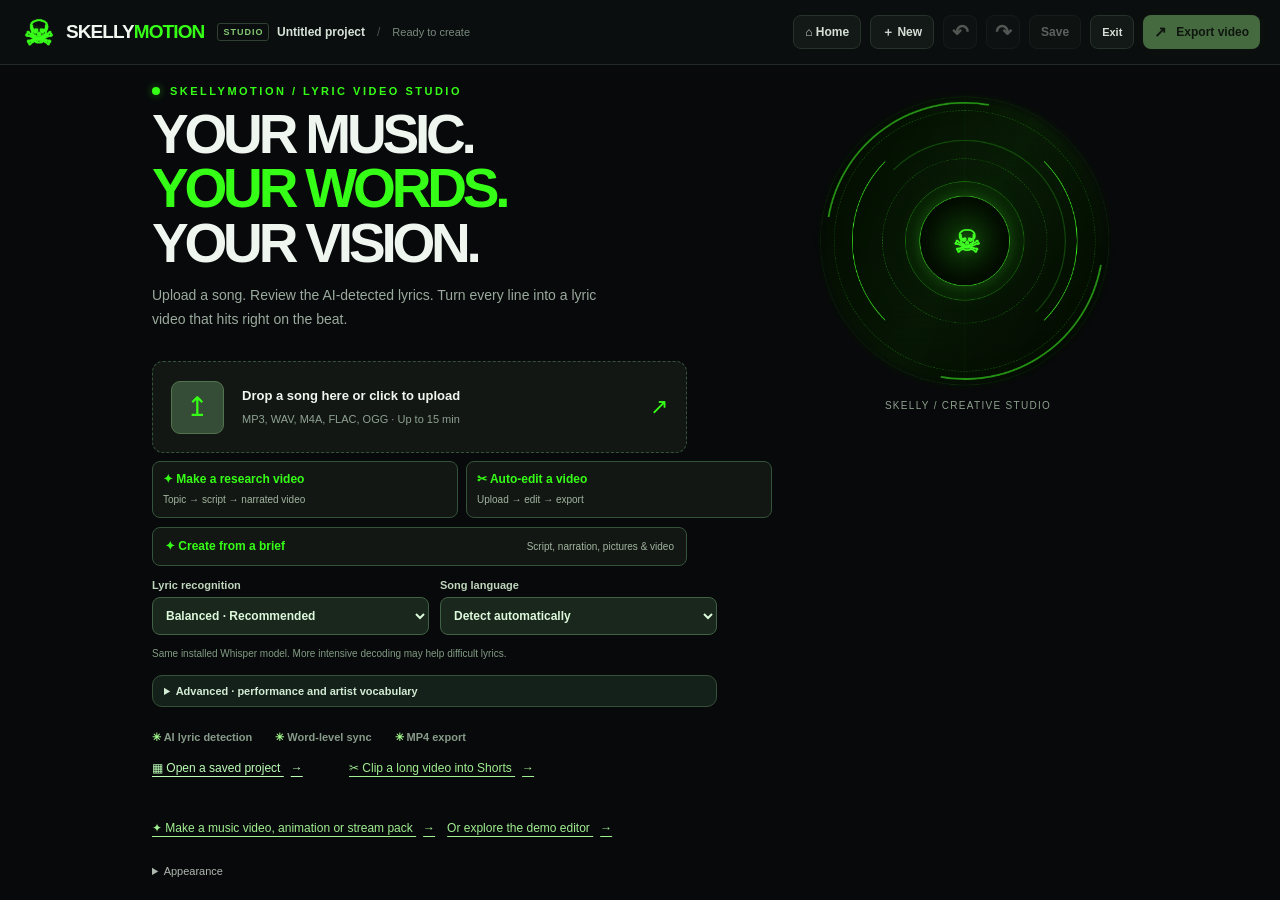
<file: static/index.html>
<!DOCTYPE html>
<html lang="en">
<head>
  <meta charset="utf-8" />
  <meta name="viewport" content="width=device-width, initial-scale=1" />
  <title>SkellyMotion — Lyric video studio</title>
  <link rel="icon" href="/static/skellyhub.ico" type="image/x-icon" />
  <script>if(new URLSearchParams(location.search).get('desktop')==='1')document.documentElement.classList.add('desktop-mode');</script>
  <link rel="stylesheet" href="/static/style.css" />
  <link rel="stylesheet" href="/static/autoclip.css" />
  <link rel="stylesheet" href="/static/welcome-brand.css" />
</head>
<body>
<div id="studioShell">
  <div id="app" class="app">
    <header class="topbar">
      <div class="brand"><div class="brand-symbol"><img src="/static/skelly-skull.png" alt="" /></div><span class="brand-name">SKELLY<span>MOTION</span></span><span class="brand-pill">STUDIO</span></div>
      <div class="top-middle"><span id="projectTitle" class="song-title">Untitled project</span><span class="top-separator">/</span><span id="projectStatus" class="project-status">Ready to create</span></div>
      <div class="top-actions">
        <button id="homeBtn" class="ghost-btn" type="button" title="Back to home">⌂ Home</button><button id="newBtn" class="ghost-btn" title="Start a new song">＋ New</button>
        <button id="undoBtn" class="ghost-btn icon-action" title="Undo (Ctrl+Z)" aria-label="Undo" disabled>↶</button>
        <button id="redoBtn" class="ghost-btn icon-action" title="Redo (Ctrl+Y)" aria-label="Redo" disabled>↷</button>
        <button id="saveBtn" class="ghost-btn" title="Save this project permanently" disabled>Save</button>
        <select id="studioZoom" class="studio-zoom" title="Whole studio zoom" aria-label="Whole studio zoom"><option value="fit">Fit</option><option value="0.75">75%</option><option value="0.9">90%</option><option value="1">100%</option><option value="1.1">110%</option></select>
        <button id="exitBtn" class="ghost-btn" title="Close the project with Save / Don't Save / Cancel">Exit</button>
        <button id="topExport" class="primary-btn" disabled><span>↗</span> Export video</button>
      </div>
    </header>

    <div class="main-layout">
      <nav class="rail" aria-label="Editor sections">
        <button class="rail-item active" data-panel="lyrics"><span class="rail-ico">♬</span><span>Lyrics</span></button>
        <button class="rail-item" data-panel="style"><span class="rail-ico">T</span><span>Text</span></button>
        <button class="rail-item" data-panel="animation"><span class="rail-ico">✧</span><span>Motion</span></button>
        <button class="rail-item" data-panel="background"><span class="rail-ico">▧</span><span>Canvas</span></button>
        <button class="rail-item" data-panel="export"><span class="rail-ico">↗</span><span>Export</span></button>
        <button class="rail-item" data-panel="auto"><span class="rail-ico">✦</span><span>Auto</span></button>
        <button class="rail-item" data-panel="library"><span class="rail-ico">▦</span><span>Projects</span></button>
        <button class="rail-item" data-panel="performance"><span class="rail-ico">⚡</span><span>Speed</span></button>
        <button class="rail-item" data-panel="storage"><span class="rail-ico">▤</span><span>Storage</span></button>
        <div class="rail-bottom">SM<span>01</span></div>
      </nav>

      <aside class="settings-panel">
        <div class="panel" id="panel-lyrics">
          <div class="section-top"><div class="eyebrow">01 / CONTENT</div><h2>Lyrics <span class="subtle-icon">⌄</span></h2><p>Every line. Every beat. In sync.</p></div>
          <div class="panel-content" id="lyricsEditor">
            <div class="empty-caption"><div class="empty-caption-icon">♫</div><strong>No lyrics yet</strong><span>Upload a song to detect lyrics automatically.</span></div>
          </div>
          <section class="word-timing-editor" aria-label="Individual word timing">
            <div class="word-timing-header"><strong>WORD TIMING</strong><small>Adjust precise IN / OUT times · click ▶ to listen</small></div>
            <div id="wordTimingRows" class="word-timing-list" aria-live="polite"></div>
          </section>
          <div class="panel-footer">
            <div class="clip-actions">
              <button type="button" id="splitLineBtn" title="Split selected lyric at playhead (S)">✂ Split</button>
              <button type="button" id="duplicateLineBtn" title="Duplicate selected lyric (Ctrl+D)">⧉ Duplicate</button>
              <button type="button" id="deleteLineBtn" title="Delete selected lyric (Delete)">⌫ Delete</button>
            </div>
            <div class="nudge-tools"><span>Fine-tune selected line</span><div><button type="button" id="nudgeBack" title="Shift line 0.05 seconds earlier">− 0.05s</button><button type="button" id="nudgeForward" title="Shift line 0.05 seconds later">+ 0.05s</button></div></div><button id="addLineBtn" class="wide-ghost" disabled>＋ Add lyric line</button>
            <button id="exportSrtBtn" class="wide-ghost secondary-action" type="button" title="Download subtitles as SRT">↓ Export .SRT subtitles</button><span class="helper">Space Play · Ctrl+Z Undo · Ctrl+S Save · S Split · ? Help</span></div>
        </div>

        <div class="panel hidden" id="panel-style">
          <div class="section-top"><div class="eyebrow">02 / TYPOGRAPHY</div><h2>Text styling</h2><p>One change. Every lyric.</p></div>
          <div class="panel-content form-fields">
            <div class="preset-heading"><label class="control-head">QUICK LOOKS</label><span>Change everything in one click</span></div>
            <div class="preset-grid" aria-label="Quick lyric video styles">
              <button type="button" data-preset="neon"><b>✳ Neon</b><small>Skelly green</small></button>
              <button type="button" data-preset="minimal"><b>◻ Minimal</b><small>Clean type</small></button>
              <button type="button" data-preset="dream"><b>◌ Dream</b><small>Soft motion</small></button>
              <button type="button" data-preset="bold"><b>✦ Bold</b><small>Big energy</small></button>
              <button type="button" data-preset="cinema"><b>◈ Cinema</b><small>Golden hour</small></button>
              <button type="button" data-preset="ice"><b>❄ Ice</b><small>Blue pulse</small></button>
            </div>
            <div class="preset-tools">
              <button id="saveLookBtn" type="button" class="compact-action" title="Save current text and motion style in this browser">☆ Save my look</button>
              <button id="loadLookBtn" type="button" class="compact-action" title="Apply your saved style">★ Apply saved</button>
              <button id="resetLookBtn" type="button" class="compact-action" title="Reset all styling">↺ Reset</button>
            </div>
            <div class="control-group"><label for="font">Font family</label><select id="font"><option>Arial</option><option>DejaVu Sans</option><option>Liberation Sans</option><option>Impact</option><option>Georgia</option><option>Courier New</option></select></div>
            <div class="control-group"><div class="flex-label"><label for="fontSize">Text size</label><span id="fontSizeVal">60px</span></div><input id="fontSize" type="range" min="22" max="116" value="60" /></div>
            <div class="control-group"><div class="flex-label"><label for="position">Vertical position</label><span id="positionVal">55%</span></div><input id="position" type="range" min="15" max="85" value="55" /></div>
            <div class="color-row"><div><label for="textColor">Text color</label><div class="color-field"><input id="textColor" type="color" value="#ffffff" /><span id="textColorVal">#FFFFFF</span></div></div><div><label for="accentColor">Highlight</label><div class="color-field"><input id="accentColor" type="color" value="#81ff71" /><span id="accentColorVal">#81FF71</span></div></div></div>
            <div class="control-group"><div class="flex-label"><label for="outline">Text outline</label><span id="outlineVal">2.5</span></div><input id="outline" type="range" min="0" max="8" step="0.5" value="2.5" /></div>
            <label class="toggle-line"><span>UPPERCASE TEXT<small>Apply to all caption clips</small></span><input type="checkbox" id="upper" /><span class="switch"></span></label>
          </div>
        </div>

        <div class="panel hidden" id="panel-animation">
          <div class="section-top"><div class="eyebrow">03 / MOTION</div><h2>Motion editor.</h2><p>Pick a lyric, then customize its animation and position.</p></div>
          <div class="panel-content form-fields">
            <section id="clipMotionInspector" class="clip-motion-inspector" aria-label="Selected lyric motion">
              <div class="clip-motion-top"><span class="control-head">SELECTED LYRIC</span><button id="previewClipMotion" type="button" title="Preview selected lyric animation">▶ Preview</button></div>
              <div id="clipMotionName" class="selected-motion-name">Select a lyric from the timeline</div>
              <label for="clipAnimation" class="control-head">CLIP ANIMATION</label>
              <select id="clipAnimation" disabled>
                <option value="">Inherit global animation</option>
                <option value="pop">Pop in</option><option value="fade">Fade</option>
                <option value="slide">Slide up</option><option value="zoom">Zoom in</option>
                <option value="bounce">Bounce</option><option value="blur">Blur reveal</option>
                <option value="typewriter">Type-on</option><option value="pulse">Word pulse</option><option value="none">No animation</option>
              </select>
              <div class="control-group"><div class="flex-label"><label for="clipEffectMs">Entrance duration</label><span id="clipEffectMsVal">230 ms</span></div>
                <input type="range" id="clipEffectMs" min="120" max="650" step="10" value="230" disabled /></div>
              <div class="clip-position-grid">
                <div><div class="flex-label"><label for="clipPosX">Horizontal</label><span id="clipPosXVal">50%</span></div>
                  <input id="clipPosX" type="range" min="8" max="92" step="1" value="50" disabled /></div>
                <div><div class="flex-label"><label for="clipPosY">Vertical</label><span id="clipPosYVal">55%</span></div>
                  <input id="clipPosY" type="range" min="8" max="92" step="1" value="55" disabled /></div>
              </div>
              <div class="clip-motion-actions">
                <button type="button" id="resetClipMotion">↺ Reset clip</button>
                <button type="button" id="applyClipMotionAll">Apply to all clips</button>
              </div>
              <p class="motion-hint">Drag the lyric text inside the preview to reposition it. Each clip keeps its own effect and coordinates in the exported MP4.</p>
            </section>
            <label class="control-head">GLOBAL DEFAULT · DISPLAY STYLE</label>
            <div class="mode-grid" id="modeOptions"><button data-mode="line" class="selected"><span>≡</span>Full line</button><button data-mode="word"><span>▣</span>One word</button><button data-mode="karaoke"><span>◉</span>Karaoke</button></div>
            <label class="control-head after-gap">GLOBAL DEFAULT · ENTRANCE ANIMATION</label>
            <div class="animation-list" id="animationOptions">
              <button data-animation="pop" class="selected"><span>✧</span><div><b>Pop in</b><small>Energetic scale-up</small></div><span class="checkmark">✓</span></button>
              <button data-animation="fade"><span>◐</span><div><b>Soft fade</b><small>Smooth & cinematic</small></div><span class="checkmark">✓</span></button>
              <button data-animation="slide"><span>↑</span><div><b>Slide up</b><small>Rise into the frame</small></div><span class="checkmark">✓</span></button>
              <button data-animation="typewriter"><span>⌨</span><div><b>Type on</b><small>Progressive text reveal</small></div><span class="checkmark">✓</span></button>
              <button data-animation="zoom"><span>⊕</span><div><b>Zoom in</b><small>Cinematic focus</small></div><span class="checkmark">✓</span></button>
              <button data-animation="bounce"><span>↟</span><div><b>Bounce</b><small>Overshoot & settle</small></div><span class="checkmark">✓</span></button>
              <button data-animation="blur"><span>◉</span><div><b>Blur reveal</b><small>Dreamy focus-in</small></div><span class="checkmark">✓</span></button>
              <button data-animation="pulse"><span>♫</span><div><b>Word pulse</b><small>Hit every synced word</small></div><span class="checkmark">✓</span></button>
              <button data-animation="none"><span>―</span><div><b>None</b><small>Stay clean & static</small></div><span class="checkmark">✓</span></button>
            </div>
            <div class="info-note">Global motion applies to every lyric unless that clip has its own override. Type-on works best in Full line mode.</div>
          </div>
        </div>

        <div class="panel hidden" id="panel-background">
          <div class="section-top"><div class="eyebrow">04 / BACKGROUND</div><h2>Set the scene.</h2><p>Color, image, or looping video.</p></div>
          <div class="panel-content form-fields">
            <label class="control-head">ATMOSPHERE</label>
            <div class="background-grid" id="bgOptions">
              <button data-background="midnight" class="bg-tile midnight selected"><span>Midnight</span></button>
              <button data-background="acid" class="bg-tile acid"><span>Afterglow</span></button>
              <button data-background="violet" class="bg-tile violet"><span>Neon haze</span></button>
              <button data-background="crimson" class="bg-tile crimson"><span>Crimson</span></button>
              <button data-background="ocean" class="bg-tile ocean"><span>Blue hour</span></button>
              <button data-background="noir" class="bg-tile noir"><span>Monochrome</span></button>
              <button data-background="sunset" class="bg-tile sunset"><span>Sunset</span></button>
              <button data-background="arctic" class="bg-tile arctic"><span>Arctic</span></button>
            </div>
            <label class="control-head after-gap">YOUR OWN BACKGROUND</label>
            <button type="button" id="backgroundUploadTrigger" class="upload-background"><span>↥</span><b>Upload image or video</b><small>JPG, PNG, WebP, MP4, MOV, WebM</small></button>
            <input id="backgroundFile" type="file" accept="image/*,video/mp4,video/quicktime,video/webm" hidden />
            <div id="backgroundFileInfo" class="file-info hidden"></div>
            <div class="control-group"><div class="flex-label"><label for="dim">Background dimming</label><span id="dimVal">15%</span></div><input id="dim" type="range" min="0" max="0.8" step="0.05" value="0.15" /></div>
          </div>
        </div>

        <div class="panel hidden" id="panel-export">
          <div class="section-top"><div class="eyebrow">05 / FINISH</div><h2>Export video.</h2><p>Your song, ready for the world.</p></div>
          <div class="panel-content form-fields">
            <label class="control-head">VIDEO FORMAT</label>
            <div class="aspect-pills" id="aspectOptions"><button data-aspect="portrait" class="selected">▯ <span>9:16</span></button><button data-aspect="square">□ <span>1:1</span></button><button data-aspect="landscape">▭ <span>16:9</span></button></div>
            <label class="control-head after-gap">QUICK EXPORT TEMPLATES</label>
            <div class="platform-presets" aria-label="Video platform presets">
              <button type="button" data-platform="shorts">Shorts / Reels</button>
              <button type="button" data-platform="youtube">YouTube</button>
              <button type="button" data-platform="square">Square post</button>
            </div>
            <div class="control-group after-gap"><label for="resolution">Export quality</label><select id="resolution"><option value="540p">540p · Quick proof</option><option value="720p">720p · HD</option><option value="1080p">1080p · Full HD</option></select></div>
            <div class="control-group"><label for="renderSpeed">Rendering speed</label>
              <select id="renderSpeed"><option value="fast">Fast · Quick encoding</option>
              <option value="balanced" selected>Balanced · Recommended</option>
              <option value="quality">Quality · Smaller file / higher detail</option></select>
              <p class="motion-hint">Fast generally exports quicker, but may produce a larger file. Export speed still depends on your computer.</p></div>
            <div class="control-group"><label for="fps">Video frame rate</label>
              <select id="fps"><option value="24">24 FPS · Cinematic, lighter render</option><option value="30" selected>30 FPS · Smooth</option></select></div>
            <div class="render-info"><div><span>Format</span><b>MP4 · H.264</b></div><div><span>Frame rate</span><b id="exportFpsLabel">30 FPS</b></div><div><span>Audio</span><b>AAC · 192kbps</b></div><div><span>Duration</span><b id="exportDuration">—</b></div></div>
            <div class="export-actions">
              <button id="renderPreviewBtn" type="button" class="wide-ghost" disabled>▶ 15-second test render</button>
              <button id="renderBtn" class="primary-btn render-btn" disabled>↗ Render full video</button>
            </div>
            <div id="renderStatus" class="render-status hidden" role="status"></div>
            <div id="renderProgressTrack" class="render-meter hidden" role="progressbar" aria-label="Render progress" aria-valuemin="0" aria-valuemax="100" aria-valuenow="0">
              <div id="renderProgressFill"></div></div>
            <a id="downloadBtn" class="download-btn hidden" href="#" download="SkellyMotion-video.mp4">↓ Save full MP4 to computer</a>
            <a id="previewDownloadBtn" class="download-btn hidden" href="#" download="SkellyMotion-preview.mp4">↓ Save 15-second preview</a>
            <div id="downloadStatus" class="download-status" role="status" aria-live="polite"></div>
            <video id="renderPreviewPlayer" controls playsinline preload="none" class="export-preview-video hidden" aria-label="Test-render preview video"></video>
            <div class="info-note">Rendering happens on your computer. Your song is not uploaded to a cloud service.</div>
          </div>
        </div>
        <div class="panel hidden" id="panel-auto">
          <div class="section-top"><div class="eyebrow">AUTONOMOUS</div><h2>Autopilot.</h2><p>Full video plus Shorts, hands-free.</p></div>
          <div class="panel-content form-fields">
            <div class="control-head">AUTOPILOT</div>
            <div class="control-group"><label for="autoPreset">Caption style</label>
              <select id="autoPreset"><option value="classic">Classic lines</option><option value="bold">Bold words</option><option value="karaoke">Karaoke highlight</option><option value="project">Keep my current style</option></select></div>
            <div class="control-group"><label for="autoAspect">Full video shape</label>
              <select id="autoAspect"><option value="landscape">Landscape 16:9 (YouTube)</option><option value="portrait">Vertical 9:16</option><option value="square">Square 1:1</option></select></div>
            <div class="control-group"><label for="autoShortCount">Shorts to make</label>
              <select id="autoShortCount"><option value="0">None</option><option value="1">1</option><option value="2">2</option><option value="3" selected>3</option><option value="4">4</option><option value="6">6</option></select></div>
            <label class="toggle-line"><span>Hook card on Shorts<small>First line shown at the top for 1.5 s</small></span><input id="autoHooks" type="checkbox" checked /><i class="switch"></i></label>
            <button id="autoRunBtn" class="primary-btn render-btn" type="button">✦ Run autopilot</button>
            <div id="autoStatus" class="render-status hidden" role="status" aria-live="polite"></div>
            <section class="director-section" aria-label="Autonomous scene director">
              <details class="director-finish-settings creator-panel" open><summary>CREATE A VIDEO FROM A BRIEF</summary>
              <p class="motion-hint">Draft a script from confirmed product facts, add actual visuals, choose a narrator and render. An AI agent can also supply an approved script through the Creator job interface.</p>
              <div class="control-group"><label for="creatorProductionMode">Production mode</label><select id="creatorProductionMode"><option value="plugin">Plugin demonstration</option><option value="research">Source-backed research video</option></select><small id="creatorModeHint" class="motion-hint">Use actual captures and confirmed product facts.</small></div>
              <div class="control-group"><label for="creatorProduct">Plugin / subject</label><input id="creatorProduct" maxlength="80" placeholder="SkellyTune" /></div>
              <div class="control-group"><label for="creatorBrief">Creative brief</label><textarea id="creatorBrief" rows="2" maxlength="1000" placeholder="A cinematic walkthrough for producers"></textarea></div>
              <div class="control-group"><label for="creatorFacts">Confirmed facts (one per line)</label><textarea id="creatorFacts" rows="4" maxlength="28000" placeholder="Retune Speed changes correction smoothing.&#10;The piano selects allowed notes."></textarea></div>
              <div class="control-group"><label for="creatorSeconds">Target length (seconds)</label><input id="creatorSeconds" type="number" value="90" min="15" max="1200" /></div>
              <div class="control-group"><label for="creatorTheme">Visual theme</label><select id="creatorTheme"><option value="clean">Clean Editorial</option><option value="skelly_neon">Skelly Neon</option><option value="skelly_bone">Skelly Bone</option><option value="legacy">Classic</option></select></div>
              <label class="check-row"><input type="checkbox" id="creatorSkellTerms" /> Skelly terminology (visual labels only)</label>
              <div class="control-group"><label for="creatorStory">Story format</label><select id="creatorStory"><option value="tutorial">Tutorial</option><option value="review">Review</option><option value="advertisement">Advertisement</option><option value="documentary">Documentary</option></select></div>
              <button id="creatorDraft" type="button" class="wide-ghost">Draft script from facts</button>
              <div class="control-group"><label for="creatorScript">Editable narration · one chapter per line</label><textarea id="creatorScript" rows="7" maxlength="60000" placeholder="Draft or paste your narration here. Optional chapter prefix: [reveal], [detail], [compare], [close]."></textarea><output id="creatorScriptStats" class="creator-script-stats">0 words · Add your script</output></div>
              <label class="wide-ghost director-upload">＋ Attach actual plugin captures / footage<input id="creatorFiles" type="file" multiple accept="image/png,image/jpeg,image/webp,video/mp4,video/quicktime,video/webm,.mkv,.m4v" /></label>
              <label class="toggle-line"><span>Videos are actual plugin recordings<small>Enable only for real captured plugin operation.</small></span><input id="creatorRecording" type="checkbox" /><i class="switch"></i></label>
              <div class="control-group"><label for="creatorVoice">Narrator</label><select id="creatorVoice"><option value="auto">Best available local voice</option><option value="kokoro">Kokoro neural · Michael</option><option value="kokoro_smooth">Kokoro neural · Adam</option><option value="kokoro_clear">Kokoro neural · Sarah</option><option value="expressive">Chatterbox · expressive (optional, slower)</option><option value="piper">Piper neural (installed model)</option><option value="system">Windows system speech</option><option value="draft">Basic draft voice</option><option value="recorded">My own narration</option></select></div>
              <div class="control-group"><label for="creatorSpeed">Narration speed</label><input id="creatorSpeed" type="number" min="0.8" max="1.2" step="0.05" value="1" /></div>
              <details class="director-finish-settings"><summary>VOICE STUDIO</summary>
              <div class="control-group"><label for="creatorDelivery">Delivery</label><select id="creatorDelivery"><option value="neutral">Neutral</option><option value="tutorial">Tutorial · measured</option><option value="energetic">Energetic · brisk</option><option value="documentary">Documentary · calm</option><option value="presenter">Presenter · adaptive pacing</option><option value="cinematic">Cinematic · reveal / detail / proof / closing</option></select></div>
              <label class="control-group"><span><input id="creatorAlignSpeech" type="checkbox"/> Refine narration timing with local Whisper</span><small>Optional speech recognition; may require the configured Whisper model. Original script stays intact if recognition differs.</small></label><div class="control-group"><label for="creatorPronunciation">Pronunciation (word = spoken text)</label><textarea id="creatorPronunciation" rows="3" maxlength="6500" placeholder="SkellyTune = Skelly Tune&#10;DSP = D S P"></textarea></div>
              <label class="wide-ghost director-upload">＋ Import your voice<input id="creatorVoiceFile" type="file" accept="audio/*,.webm,.mp4,.m4a" /></label>
              <button id="creatorRecordVoice" type="button" class="wide-ghost">Record microphone</button><button id="creatorStopVoice" type="button" class="wide-ghost hidden">Stop recording</button>
              <div class="control-group"><label for="creatorChapterTimes">Optional chapter start seconds</label><input id="creatorChapterTimes" placeholder="0, 12.5, 24" /></div>
              <p class="motion-hint">Use the exact recorded script. Without chapter markers, timing is estimated and must be reviewed. Delivery profiles change pacing, not genuine emotional voice acting.</p></details>
              <button id="creatorAudition" type="button" class="wide-ghost">Audition narrator (short sample)</button><audio id="creatorVoiceAudio" controls preload="none" class="hidden" style="width:100%" aria-label="Narrator preview"></audio>
              <details class="director-finish-settings"><summary>Actual dry / processed audio comparison</summary><p class="motion-hint">Optional: use two aligned lossless exports from the same take. Adds a listening-only section; sound design and voice processing are disabled for the resulting render.</p>
              <label class="wide-ghost director-upload">Attach dry / before<input id="creatorProofBefore" type="file" accept=".wav,.flac,.aiff,.aif" /></label>
              <label class="wide-ghost director-upload">Attach processed / after<input id="creatorProofAfter" type="file" accept=".wav,.flac,.aiff,.aif" /></label>
              <div class="control-group"><label for="creatorProofStart">Source start (seconds)</label><input id="creatorProofStart" type="number" min="0" max="1800" step="0.5" value="0" /></div>
              <div class="control-group"><label for="creatorProofSeconds">Seconds per version</label><input id="creatorProofSeconds" type="number" min="2" max="10" step="0.5" value="5" /></div></details>
              <div class="control-group"><label for="creatorFormat">Output</label><select id="creatorFormat"><option value="youtube">YouTube · full length</option><option value="square">Square · full length</option><option value="reel30">Reel · 30 seconds</option><option value="reel15">Reel · 15 seconds</option></select></div>
              <div class="control-group"><label for="creatorFps">Production frame rate</label><select id="creatorFps"><option value="">Project setting</option><option value="24">24 FPS · cinema</option><option value="30">30 FPS · standard</option><option value="60">60 FPS · smooth</option></select></div>
              <div class="control-group"><label for="creatorTitleStyle">Title animation</label><select id="creatorTitleStyle"><option value="adaptive">Adaptive</option><option value="slide">Slide</option><option value="pop">Scale in</option><option value="fade">Fade</option></select></div>
              <button id="creatorPrepare" class="wide-ghost" type="button">Create editable narration project</button>
              <button id="creatorRender" class="primary-btn render-btn" type="button">Create &amp; render full video</button>
              <div id="creatorStatus" class="render-status hidden" role="status" aria-live="polite"></div><div id="creatorResult" class="auto-results"></div>
              </details>
              <div class="control-head after-gap">SCENE DIRECTOR <span class="director-local">AUTO</span></div>
              <p class="motion-hint">Turn voiceovers or songs into edited videos with matching visuals and timed captions.</p>
              <div class="control-group"><label for="directorPreset">Visual direction</label><select id="directorPreset"><option value="plugin">Plugin walkthrough</option><option value="doc">Documentary / explainer</option><option value="music">Beat-cut music video</option></select></div>
              <div class="control-group"><label for="directorTheme">Visual theme</label><select id="directorTheme"><option value="">Inherit project theme</option><option value="clean">Clean Editorial</option><option value="skelly_neon">Skelly Neon</option><option value="skelly_bone">Skelly Bone</option><option value="legacy">Classic</option></select></div>
              <div class="control-group"><label for="directorSkellTerms">Skelly labels</label><select id="directorSkellTerms"><option value="">Inherit project setting</option><option value="on">On</option><option value="off">Off</option></select></div>
              <div class="control-group"><label for="directorBrand">Brand / closing card</label><input id="directorBrand" type="text" value="SKELLYMOTION" maxlength="80" /></div>
              <label class="wide-ghost director-upload">＋ Add screenshots / video footage<input id="directorAssets" type="file" multiple accept="image/png,image/jpeg,image/webp,video/mp4,video/quicktime,video/webm,.mkv,.m4v" /></label>
              <div class="control-group"><label for="directorAssetDescription">Asset description (optional)</label><input id="directorAssetDescription" type="text" maxlength="300" placeholder="e.g. EQ depth control, main plugin window" /></div>
              <div class="control-group"><label for="directorAssetRole">Visual type</label><select id="directorAssetRole"><option value="auto">Automatic</option><option value="plugin_recording">Actual plugin recording</option><option value="plugin_state">Captured plugin state</option><option value="broll">B-roll only</option><option value="document">Document</option></select></div>
              <div class="control-group"><label for="directorStateGroup">State group (optional)</label><input id="directorStateGroup" maxlength="64" placeholder="e.g. Retune speed" /></div>
              <div class="control-group"><label for="directorStateOrder">First state number</label><input id="directorStateOrder" type="number" min="0" max="999" value="0" /></div>
              <button id="directorCapture" class="wide-ghost" type="button">Record plugin window (60s max)</button><button id="directorCaptureStop" class="wide-ghost hidden" type="button">Stop recording</button>
              <p class="motion-hint">Choose a plugin window yourself. Only video is recorded; import DAW audio separately. If capture is unavailable, import a recording instead.</p>
              <button id="directorRefreshAssets" class="wide-ghost" type="button">Refresh / edit visual library</button>
              <div id="directorAssetsList" class="director-list director-asset-library" aria-live="polite"></div>
              <label class="toggle-line"><span>Find pictures automatically<small>Optional: send short transcript keywords to Wikimedia Commons. Public-domain / CC0 images only.</small></span><input id="directorAutoPictures" type="checkbox" /><i class="switch"></i></label>
              <p class="motion-hint">Your screenshots take priority. Online pictures are labelled illustrative and credited in the scene plan. Review before publishing.</p>
              <div class="control-group"><label for="directorFormat">Platform</label><select id="directorFormat"><option value="youtube">YouTube · 16:9</option><option value="reel15">Reel · 15s</option><option value="reel30">Reel · 30s</option><option value="square">Square · 1:1</option><option value="canvas">Canvas · 7.5s muted</option></select></div>
              <div class="control-group"><label for="directorFps">Production frame rate</label><select id="directorFps"><option value="">Project setting</option><option value="24">24 FPS · cinema</option><option value="30">30 FPS · standard</option><option value="60">60 FPS · smooth</option></select></div>
              <div class="control-group"><label for="directorStart">Start (seconds)</label><input id="directorStart" type="number" min="0" max="900" step="0.1" value="0" /></div>
              <div class="control-group"><label for="directorIntensity">Beat intensity</label><select id="directorIntensity"><option value="calm">Calm</option><option value="medium" selected>Balanced</option><option value="hype">Hype</option></select></div>
              <div class="control-group"><label for="directorMotion">Loop variation</label><select id="directorMotion"><option value="dynamic">Dynamic</option><option value="clean">Clean</option><option value="pingpong">Ping-pong</option></select></div>
              <label class="toggle-line"><span>Guided captured-state replay<small>Animate a guide over genuine before/after states, never invented plugin values.</small></span><input id="directorGuidedReplay" type="checkbox" checked /><i class="switch"></i></label>
              <details class="director-finish-settings"><summary>Finishing controls</summary>
              <div class="control-group"><label for="directorTransitionStyle">Transition style</label><select id="directorTransitionStyle"><option value="auto">Adaptive</option><option value="dissolve" selected>Dissolve</option><option value="slide">Slide</option><option value="wipe">Wipe</option><option value="cut">Hard cut</option></select></div>
              <div class="control-group"><label for="directorTransitionSeconds">Transition duration (s)</label><input id="directorTransitionSeconds" type="number" min="0.12" max="0.8" step="0.04" value="0.32" /></div>
              <div class="control-group"><label for="directorCaptionStyle">Caption motion</label><select id="directorCaptionStyle"><option value="karaoke">Kinetic phrase</option><option value="word">One word at a time</option><option value="clean">Clean phrase</option><option value="off">No burned captions</option></select></div>
              <div class="control-group"><label for="directorCaptionScale">Caption size</label><input id="directorCaptionScale" type="range" min="0.75" max="1.25" step="0.05" value="1" /></div>
              <div class="control-group"><label for="directorVoiceStyle">Narration treatment</label><select id="directorVoiceStyle"><option value="natural">Natural</option><option value="present">Present / crisp</option><option value="off">Original</option></select></div>
              <div class="control-group"><label for="directorMusicGain">Music level</label><input id="directorMusicGain" type="range" min="0" max="1.5" step="0.05" value="1" /></div>
              <div class="control-group"><label for="directorCueGain">Sound cue level</label><input id="directorCueGain" type="range" min="0" max="1.5" step="0.05" value="1" /></div>
              </details>
              <div class="control-group"><label for="directorTitleStyle">Title animation</label><select id="directorTitleStyle"><option value="slide">Slide</option><option value="adaptive">Adaptive</option><option value="pop">Scale in</option><option value="fade">Fade</option></select></div>
              <label class="toggle-line"><span>Animated titles<small>Independent title entrance and exit, separate from picture transitions.</small></span><input id="directorTitleMotion" type="checkbox" checked /><i class="switch"></i></label>
              <label class="toggle-line"><span>Transitions</span><input id="directorTransitions" type="checkbox" checked /><i class="switch"></i></label>
              <label class="toggle-line"><span>Cinematic finish<small>Overlapping dissolves, animated word highlights and narration polish.</small></span><input id="directorCinematic" type="checkbox" checked /><i class="switch"></i></label>
              <label class="toggle-line"><span>Original music + sound cues<small>Optional generated bed for explainers.</small></span><input id="directorSoundDesign" type="checkbox" /><i class="switch"></i></label>
              <label class="toggle-line"><span>Animated DSP diagrams</span><input id="directorDiagrams" type="checkbox" checked /><i class="switch"></i></label>
              <details class="director-live-lab"><summary>Interactive compressor lab</summary><p class="motion-hint">Adjust the model, watch the response, then export the same parameters into compression scenes.</p><iframe id="directorCompressorLab" title="Live compressor demonstration" src="/static/compressor_lab.html" loading="lazy" style="width:100%;height:550px;border:1px solid #34483a;border-radius:8px"></iframe></details>
              <label class="toggle-line"><span>Semantic visual matching<small>Optional local CLIP model compares footage with your lyrics.</small></span><input id="directorSemantic" type="checkbox" /><i class="switch"></i></label>
              <label class="toggle-line"><span>Local AI illustrations<small>Requires separately installed trusted diffusion model; no cloud upload.</small></span><input id="directorLocalAI" type="checkbox" /><i class="switch"></i></label>
              <div id="directorReview" class="director-list" role="status" aria-live="polite"></div>
              <label class="toggle-line"><span>15-second proof<small>Fast preview before the full export</small></span><input id="directorPreview" type="checkbox" checked /><i class="switch"></i></label>
              <label class="toggle-line"><span>Brand Kit music<small>Duck the bed under your voice</small></span><input id="directorMusic" type="checkbox" /><i class="switch"></i></label>
              <button id="directorPlan" class="wide-ghost" type="button">Preview scene plan</button>
              <button id="directorRun" class="primary-btn render-btn" type="button">✦ Direct &amp; render</button>
              <div id="directorStatus" class="render-status hidden" role="status" aria-live="polite"></div>
              <div id="directorScenes" class="director-list"></div><div id="directorResult" class="auto-results"></div>
            </section>
            <div class="control-head after-gap">AUDIO-REACTIVE</div>
            <div class="control-group"><label for="autoVizStyle">Visualizer style</label>
              <select id="autoVizStyle"><option value="bars">Bars</option><option value="wave">Waveform</option><option value="both">Bars and waveform</option></select></div>
            <button id="autoVizBtn" class="wide-ghost" type="button">Make an audio-reactive lyric video</button>
            <div class="control-head after-gap">SHORTS ONLY</div>
            <button id="autoFindShorts" class="wide-ghost" type="button">Find the best Shorts in this song</button>
            <div id="autoShortList" class="auto-cards"></div>
            <button id="autoRenderShorts" class="wide-ghost hidden" type="button">Render selected Shorts</button>
            <div id="autoResults" class="auto-results"></div>
            <div class="info-note">Picks are suggestions scored on repeated lines, loudness and vocal density. Word timing on sung vocals is approximate, so review before posting.</div>
          </div>
        </div>
        <div class="panel hidden" id="panel-library">
          <div class="section-top"><div class="eyebrow">06 / YOUR WORK</div><h2>Saved projects.</h2><p>Continue any song without digging through folders.</p></div>
          <div class="panel-content form-fields">
            <button id="refreshProjects" class="wide-ghost" type="button">↻ Refresh my projects</button>
            <div class="library-bulk-actions">
              <label><input id="selectAllProjects" type="checkbox" /> Select all shown</label>
              <button id="deleteSelectedProjects" type="button" disabled>Delete selected (0)</button>
            </div>
            <div class="control-head">SAVED PROJECTS</div>
            <div id="savedProjectsList" class="library-list" aria-live="polite">
              <p class="library-empty">Open this tab to view saved projects.</p>
            </div>
            <div class="control-head after-gap">CRASH-RECOVERY DRAFTS</div>
            <div id="draftProjectsList" class="library-list">
              <p class="library-empty">No unfinished drafts.</p>
            </div>
            <div class="info-note">Drafts are protected in case of a crash, but are not permanently saved. Choose Save to keep a project. Delete selected permanently removes only the checked projects.</div>
          </div>
        </div>
        <div class="panel hidden" id="panel-performance">
          <div class="section-top"><div class="eyebrow">07 / OPTIMIZATION</div>
            <h2>Performance.</h2><p>Balance CPU load, playback, and export speed.</p></div>
          <div class="panel-content form-fields">
            <div class="control-group"><label for="performanceMode">Processing profile</label>
              <select id="performanceMode">
                <option value="eco">Eco · Less CPU, lighter previews</option>
                <option value="balanced" selected>Balanced · Recommended</option>
                <option value="turbo">Turbo · Maximum speed</option>
              </select></div>
            <div class="control-group preview-quality-control">
              <label for="previewQuality">Live preview detail</label>
              <select id="previewQuality" aria-describedby="previewQualityHelp">
                <option value="auto" selected>Auto · Adapts to CPU profile</option>
                <option value="light">Light · Smoother on slower PCs</option>
                <option value="sharp">Sharp · Full preview detail</option>
              </select>
              <p id="previewQualityHelp" class="motion-hint">Only changes editor preview resolution, not your exported MP4. Light mode reduces canvas workload.</p>
            </div>
            <div class="control-group"><label for="encoder">Video encoder</label>
              <select id="encoder">
                <option value="auto" selected>Auto · GPU if available</option>
                <option value="gpu">Prefer GPU (CPU fallback)</option>
                <option value="cpu">CPU · H.264 software</option>
              </select></div>
            <div class="info-note">GPU support is tested by encoding sample frames. Subtitle effects can still use CPU. Changing Whisper thread limits after the model has loaded requires restarting the app.</div>
            <button id="checkGPU" class="wide-ghost" type="button">⚡ Check GPU compatibility</button>
            <div id="gpuResult" class="perf-result" aria-live="polite">Not checked</div>
            <label class="control-head after-gap">LIVE SYSTEM METRICS</label>
            <div class="perf-metrics">
              <div><span>App CPU</span><strong id="perfCPU">—</strong></div>
              <div><span>App memory</span><strong id="perfRAM">—</strong></div>
              <div><span>Render process RAM</span><strong id="perfChildRAM">—</strong></div>
              <div><span>Logical CPU cores</span><strong id="perfCores">—</strong></div>
            </div>
            <button id="refreshPerformance" type="button" class="wide-ghost">↻ Refresh performance</button>
            <div id="perfLastRender" class="perf-result">No completed export measured yet.</div>
            <div class="info-note">Metrics update when you open or refresh this tab. CPU usage varies with machine and workload.</div>
          </div>
        </div>
        <div class="panel hidden" id="panel-storage">
          <div class="section-top"><div class="eyebrow">08 / DISK SPACE</div><h2>Keep it light.</h2><p>Clean generated files, not your music.</p></div>
          <div class="panel-content form-fields">
            <div class="storage-stats"><div><span>Project storage</span><b id="storageUsed">—</b></div><div><span>MP4 exports</span><b id="storageExports">—</b></div><div><span>Old render files</span><b id="storageReclaim">—</b></div><div><span>Saved projects</span><b id="storageProjects">—</b></div></div>
            <button id="refreshStorage" type="button" class="wide-ghost">↻ Refresh disk usage</button>
            <div class="info-note">Keeps your current video's export, original songs, lyric edits, backgrounds, and downloaded AI model. Only older projects' generated exports and render intermediates are eligible for cleanup.</div>
            <button id="cleanupStorage" type="button" class="wide-ghost cleanup-btn">Clean old render files…</button>
            <p class="storage-tip">Nothing is deleted automatically. You'll confirm before cleanup.</p>
          </div>
        </div>
      </aside>

      <div id="panelResizer" class="panel-resizer" role="separator" tabindex="0" aria-label="Resize editing tools panel" aria-orientation="vertical" title="Drag to resize the tools panel; double-click to reset"></div>
      <main class="workspace">
        <div class="workspace-bar"><div class="workspace-heading"><span class="live-indicator"></span> LIVE PREVIEW <span class="bar-divider">|</span><span id="canvasFormat">9:16 · VERTICAL</span></div><div class="workspace-tools"><button id="previewFull" title="Full screen preview">⛶</button></div></div>
        <div class="stage-wrap">
          <div class="stage" id="stage"><canvas id="previewCanvas" width="450" height="800" aria-label="Lyric video preview"></canvas><div class="stage-corner tl"></div><div class="stage-corner tr"></div><div class="stage-corner bl"></div><div class="stage-corner br"></div></div>
          <div class="stage-hint" id="stageHint">PREVIEW · DRAG LYRIC TEXT TO MOVE IT</div>
        </div>
        <div class="playback-bar"><div class="play-left"><button id="playButton" class="play-button" title="Play or pause">▶</button><button id="skipBack" class="transport" title="Back 5 seconds">↶</button><button id="skipAhead" class="transport" title="Forward 5 seconds">↷</button><span class="time-indicator"><span id="currentTime">00:00</span> <span class="time-muted">/</span> <span id="totalTime">00:00</span></span></div><div class="play-right"><span class="audio-symbol">♫</span><span id="trackName">No audio loaded</span><span class="quality-tag" id="previewResolutionLabel" title="Preview resolution; exports use separate settings">Preview auto</span></div></div>
      </main>
    </div>

    <div id="timelineResizer" class="timeline-resizer" role="separator" tabindex="0" aria-label="Resize timeline height" aria-orientation="horizontal" title="Drag to resize timeline; double-click to reset"><span></span></div>
    <section class="timeline-pane" aria-label="Lyric timeline">
      <div class="timeline-top"><div class="timeline-label"><span class="timeline-icon">▥</span><b>TIMELINE</b><span id="clipCount" class="clip-badge">0 clips</span></div><div class="timeline-controls">
          <button id="snapBtn" class="timeline-toggle" type="button" title="Snap timeline edits to 0.1 seconds" aria-pressed="false">Snap OFF</button>
          <button id="prevClipBtn" title="Jump to previous lyric">⟵</button>
          <button id="nextClipBtn" title="Jump to next lyric">⟶</button>
          <button id="zoomOut" title="Zoom out">−</button>
          <span id="zoomDisplay">100%</span>
          <button id="zoomIn" title="Zoom in">＋</button>
          <button id="zoomFit" class="timeline-toggle" title="Fit timeline width">Fit</button>
          <button id="shortcutsBtn" class="timeline-toggle" title="Keyboard shortcuts">?</button>
        </div></div>
      <div class="timeline-scroller" id="timelineScroll"><div class="timeline-inner" id="timelineInner"><div id="ruler" class="ruler"></div><div class="track"><div class="track-tag"><span>CC</span> LYRICS</div><div id="lyricTrack" class="clip-track"></div></div><div class="track effects-track"><div class="track-tag"><span>✧</span> FX</div><div id="effectsTrack" class="effects-clip-track"></div></div><div class="track audio-track"><div class="track-tag"><span>♫</span> AUDIO</div><div class="audio-wave" id="audioWave"></div></div><div class="playhead" id="playhead"><span class="playhead-top"></span></div></div></div>
    </section>

    <div id="clipContextMenu" class="clip-context-menu hidden" role="menu" aria-label="Lyric clip actions">
      <button type="button" role="menuitem" data-clip-menu="split">✂ Split at playhead</button>
      <button type="button" role="menuitem" data-clip-menu="duplicate">⧉ Duplicate clip</button>
      <button type="button" role="menuitem" data-clip-menu="motion">✧ Edit motion</button>
      <button type="button" role="menuitem" data-clip-menu="delete">⌫ Delete clip</button>
    </div>
    <div class="welcome-overlay" id="welcome"><div class="welcome-grain"></div><div class="welcome-content"><div class="welcome-kicker"><span class="green-dot"></span> SKELLYMOTION / LYRIC VIDEO STUDIO</div><h1>YOUR MUSIC.<br /><em>YOUR WORDS.</em><br />YOUR VISION.</h1><p>Upload a song. Review the AI-detected lyrics. Turn every line into a lyric video that hits right on the beat.</p><button type="button" class="hero-upload" id="heroUpload"><span class="upload-glyph">↥</span><span><b>Drop a song here or click to upload</b><small>MP3, WAV, M4A, FLAC, OGG · Up to 15 min</small></span><span class="upload-arrow">↗</span></button><input id="audioFile" type="file" accept="audio/*,.mp3,.wav,.m4a,.flac,.ogg,.aac,.opus,.mp4,.webm" hidden />
    <div class="quick-create-actions"><button id="openResearchWelcome" class="welcome-creator-btn" type="button"><span>✦ Make a research video</span><small>Topic → script → narrated video</small></button><button id="openAutoEditWelcome" class="welcome-creator-btn" type="button"><span>✂ Auto-edit a video</span><small>Upload → edit → export</small></button></div><button id="openCreatorWelcome" class="welcome-creator-btn" type="button"><span>✦ Create from a brief</span><small>Script, narration, pictures &amp; video</small></button>
    <div class="recognition-controls">
      <label for="recognitionMode">Lyric recognition
        <select id="recognitionMode">
          <option value="fast">Fast · Quicker, less thorough</option>
          <option value="balanced" selected>Balanced · Recommended</option>
          <option value="accurate">Accurate · More thorough, slower</option>
        </select></label>
      <label for="languageHint">Song language
        <select id="languageHint">
          <option value="auto">Detect automatically</option>
          <option value="en">English</option><option value="es">Spanish</option>
          <option value="fr">French</option><option value="pt">Portuguese</option>
          <option value="de">German</option><option value="it">Italian</option>
          <option value="ja">Japanese</option><option value="ko">Korean</option>
        </select></label>
      <small>Same installed Whisper model. More intensive decoding may help difficult lyrics.</small>
      <details class="recognition-advanced">
        <summary>Advanced · performance and artist vocabulary</summary>
        <label for="startupPerformance">CPU priority
          <select id="startupPerformance"><option value="eco">Eco</option><option value="balanced" selected>Balanced</option><option value="turbo">Turbo</option></select>
        </label>
        <label for="vocabularyHint">Names, slang, or words in this song
          <textarea id="vocabularyHint" rows="2" maxlength="300" placeholder="Optional: artist names, unusual words, song vocabulary"></textarea>
        </label>
        <small>Vocabulary is a hint—not a guaranteed transcription. It does not change the model.</small>
      </details>
    </div><div class="welcome-features"><span>✳ AI lyric detection</span><span>✳ Word-level sync</span><span>✳ MP4 export</span></div><div class="welcome-secondary-actions"><button id="returnActiveBtn" class="demo-btn hidden" type="button">↩ Return to active project <span>→</span></button><button id="resumeLastBtn" class="demo-btn hidden" type="button">↻ Resume last project <span>→</span></button><button id="openProjectsWelcome" class="demo-btn" type="button">▦ Open a saved project <span>→</span></button><button id="openClipStudio" class="demo-btn" type="button">✂ Clip a long video into Shorts <span>→</span></button><button id="openMake" class="demo-btn" type="button">✦ Make a music video, animation or stream pack <span>→</span></button><button id="demoBtn" class="demo-btn">Or explore the demo editor <span>→</span></button></div><details class="welcome-appearance"><summary>Appearance</summary><div class="welcome-appearance-options"><label for="welcomeAppearance">Theme <select id="welcomeAppearance"><option value="skelly">Skelly (green)</option><option value="clean">Clean (white)</option></select></label><label for="welcomeArtwork"><input type="checkbox" id="welcomeArtwork" checked /> Show spiral</label></div></details></div><aside class="welcome-hub-art" aria-hidden="true"><div class="motion-radar"><img src="/static/skelly-radar.png" width="531" height="505" alt="" /></div><span class="welcome-hub-label">SKELLY / CREATIVE STUDIO</span></aside></div>

    <div id="reviewOverlay" class="modal-overlay hidden"><div class="review-modal"><div class="modal-top"><span class="eyebrow">STEP 01 OF 02</span><button id="closeReview" title="Close" class="modal-close">×</button></div><div class="modal-visual"><span class="modal-icon">♪</span><span class="step-chain"><b>UPLOAD</b><i></i><b>REVIEW</b><i></i><span>CREATE</span></span></div><h2 id="reviewTitle">Review your lyrics.</h2><p id="reviewDescription">We picked up the lyrics in your song. Fix anything we missed before we sync them to the timeline.</p><div id="transcribeProgress" class="transcribe-progress hidden" aria-live="polite"><div class="loading-orbit"></div><strong>Preparing your song…</strong><span>Using your existing Whisper AI model.</span><div class="transcribe-meter" id="transcribeMeterTrack" role="progressbar" aria-label="Audio analyzed" aria-valuemin="0" aria-valuemax="100" aria-valuenow="0"><div id="transcribeMeter"></div></div><small class="transcribe-note">Progress measures analyzed audio, not time remaining.</small></div><textarea id="lyricsText" spellcheck="false" placeholder="Your lyrics will appear here. You can also type or paste lyrics manually."></textarea><div id="reviewWarning" class="review-warning hidden"></div>
          <div id="uncertainReview" class="uncertain-review hidden">
            <strong>Words worth checking</strong>
            <div id="uncertainWordList" class="uncertain-list"></div>
            <button id="refineLyricsBtn" type="button">✧ Improve uncertain sections (slower)</button>
            <div id="refineStatus" role="status" aria-live="polite"></div>
            <div id="refineSuggestions" class="refine-suggestions hidden"></div>
            <button id="applyRefineBtn" class="hidden" type="button">Apply reviewed suggestions to draft</button>
            <small>Suggestions are never applied automatically. Listen and correct the lyrics before confirming.</small>
          </div><div class="modal-footer"><span><b>PRO TIP</b> · Put each lyric line on a new line to control how it appears on screen.</span><button id="autopilotFromReview" class="ghost-btn" type="button" title="Skip the review and build everything automatically">✦ Autopilot</button><button id="confirmLyrics" class="primary-btn">Confirm & sync lyrics <span>→</span></button></div></div></div>

    <div id="shortcutsOverlay" class="shortcuts-overlay hidden" role="dialog" aria-modal="true" aria-labelledby="shortcutsTitle">
      <div class="shortcuts-card">
        <div class="shortcuts-heading"><h2 id="shortcutsTitle">Keyboard shortcuts</h2><button id="closeShortcuts" type="button" aria-label="Close shortcuts">×</button></div>
        <div class="shortcut-grid">
          <span>Play / pause</span><kbd>Space</kbd>
          <span>Undo / redo</span><kbd>Ctrl+Z / Ctrl+Y</kbd>
          <span>Save project</span><kbd>Ctrl+S</kbd>
          <span>Duplicate selected lyric</span><kbd>Ctrl+D</kbd>
          <span>Split selected lyric</span><kbd>S</kbd>
          <span>Delete selected lyric</span><kbd>Delete</kbd>
          <span>Nudge earlier / later</span><kbd>Alt+← / Alt+→</kbd>
          <span>Jump between lyric clips</span><kbd>↑ / ↓</kbd>
          <span>Toggle snap</span><kbd>N</kbd>
          <span>Show / close help</span><kbd>? / Esc</kbd>
        </div>
      </div>
    </div>
    <div class="toast-stack" id="toasts" aria-live="polite"></div>
    <audio id="songAudio" preload="metadata"></audio>
    <video id="backgroundVideo" muted loop playsinline preload="metadata" class="hidden"></video>
    <img id="backgroundImage" alt="" class="hidden" />
  </div>

    <div id="saveDecisionOverlay" class="decision-overlay hidden" role="dialog" aria-modal="true" aria-labelledby="saveDecisionTitle">
      <div class="decision-card">
        <div class="eyebrow">PROJECT CHANGES</div>
        <h2 id="saveDecisionTitle">Save your work?</h2>
        <p id="saveDecisionText">Choose what to do with this project's unsaved changes.</p>
        <div class="decision-actions">
          <button id="decisionSave" class="primary-btn" type="button">Save project</button>
          <button id="decisionKeep" class="ghost-btn" type="button">Keep recovery &amp; close</button>
          <button id="decisionDiscard" type="button" class="danger-ghost">Don't Save</button>
          <button id="decisionCancel" class="ghost-btn" type="button">Cancel</button>
        </div>
      </div>
    </div>
  <div id="clipStudio" class="clip-studio hidden" role="dialog" aria-modal="true" aria-labelledby="clipStudioTitle">
    <header class="clip-studio-bar">
      <div><span class="eyebrow">CLIP STUDIO</span><h2 id="clipStudioTitle">Long video to Shorts</h2></div>
      <div class="clip-studio-actions"><button id="makeFromStudio" class="ghost-btn" type="button">Make</button><button id="brandOpen" class="ghost-btn" type="button">Brand kit</button><button id="clipStudioClose" class="ghost-btn" type="button">⌂ Home</button></div>
    </header>
    <div class="clip-studio-body">
      <section id="clipUploadStep" class="clip-step">
        <button id="clipPick" type="button" class="hero-upload"><span class="upload-glyph">↥</span><span><b id="clipPickTitle">Choose a video to clip</b><small id="clipLimitNote">MP4, MOV, MKV, WebM</small></span><span class="upload-arrow">↗</span></button>
        <input id="clipFile" type="file" accept="video/*,.mp4,.mov,.mkv,.webm,.m4v" hidden />
        <div id="clipOneClick" class="hidden"><p id="clipSelectedName" class="clip-fine">Choose a video to edit.</p><button id="clipEditNow" class="primary-btn" type="button" disabled>Edit video</button></div><div class="clip-options">
          <label>Spoken language<select id="clipLanguage"><option value="auto">Auto-detect</option><option value="en">English</option><option value="es">Spanish</option><option value="fr">French</option><option value="pt">Portuguese</option><option value="de">German</option><option value="it">Italian</option><option value="ja">Japanese</option><option value="ko">Korean</option></select></label>
          <label>Recognition<select id="clipRecognition"><option value="fast">Fast</option><option value="balanced" selected>Balanced</option><option value="accurate">Accurate (slower)</option></select></label>
          <label class="clip-check"><input id="clipKeepFillers" type="checkbox" checked /> Listen for ums and uhs <small>Lets Auto-edit cut filler words. Turn off if the recognizer starts inventing them.</small></label>
          <label class="clip-check"><input id="clipUseAi" type="checkbox" disabled /> Rank picks with Claude <small id="clipAiNote">Needs ANTHROPIC_API_KEY on this computer. Sends transcript text only.</small></label>
        </div>
        <details id="watchBox" class="watch-box hidden"><summary>Hands-off: auto-process a folder</summary>
          <label>Watch this folder<input id="watchFolder" type="text" placeholder="C:\Users\you\Videos\Inbox" /></label>
          <label>Save finished videos to<input id="watchOut" type="text" placeholder="C:\Users\you\Videos\Finished" /></label>
          <label>Shorts per video<select id="watchShorts"><option value="0">None</option><option value="1">1</option><option value="3" selected>3</option><option value="5">5</option></select></label>
          <p class="clip-fine">Drop a recording into the folder and walk away. Each video is auto-edited with your brand kit (trim dead air, normalize loudness, watermark, end card) and saved as its own folder with the video, thumbnail, YouTube text and captions. Finished originals move to <b>processed</b>; failures to <b>failed</b>.</p>
          <div class="watch-actions"><button id="watchStart" class="primary-btn" type="button">Start watching</button><button id="watchStop" class="ghost-btn hidden" type="button">Stop</button></div>
          <div id="watchLog" class="watch-log" aria-live="polite"></div>
        </details>
        <p id="clipUploadHelp" class="clip-fine">Clips are chosen from the transcript, loudness and scene changes. You approve every clip before anything is exported.</p>
      </section>
      <section id="clipProgressStep" class="clip-step hidden"><div class="loading-orbit"></div><strong id="clipProgressTitle">Working…</strong><div class="transcribe-meter"><div id="clipMeter"></div></div><small id="clipProgressNote"></small></section>
      <section id="clipReadyStep" class="clip-step hidden">
        <div id="autoEditCard" class="auto-edit-card">
          <div class="auto-edit-head"><div><strong>Auto-edit the whole video</strong><small>One click trims dead air, evens out the volume, adds your logo and end card, then writes the thumbnail, title, chapters and captions.</small></div>
            <button id="autoEditRun" class="primary-btn" type="button">✦ Auto-edit this video</button></div>
          <div class="preset-bar"><label>Preset<select id="aePreset"><option value="">Custom (my own settings)</option></select></label>
            <input id="aePresetName" type="text" maxlength="30" placeholder="Name this setup" aria-label="Preset name" />
            <button id="aePresetSave" class="ghost-btn" type="button">Save as preset</button><button id="aePresetDelete" class="ghost-btn hidden" type="button">Delete</button></div>
          <div class="auto-edit-opts">
            <label class="clip-check"><input id="aeTrim" type="checkbox" checked /> Trim dead air</label>
            <label class="clip-check"><input id="aeLoud" type="checkbox" checked /> Even out loudness</label>
            <label class="clip-check"><input id="aeWatermark" type="checkbox" checked /> Logo watermark</label>
            <label class="clip-check"><input id="aeEndcard" type="checkbox" checked /> End card</label>
            <label class="clip-check"><input id="aeCaptions" type="checkbox" /> Burn in captions</label>
            <label>Auto-zoom<select id="aeZoom"><option value="off">Off</option><option value="subtle">Subtle</option><option value="medium">Medium</option><option value="strong">Strong</option></select></label>
            <label>Size<select id="aeRes"><option value="1080p">1080p</option><option value="720p">720p</option></select></label>
            <label>Voice cleanup<select id="aeVoice"><option value="off">Off</option><option value="light">Light</option><option value="medium">Medium</option><option value="strong">Strong</option></select></label>
            <label>Filler words<select id="aeFillers"><option value="off">Keep</option><option value="basic">Cut um / uh</option><option value="more">Cut um, uh, you know, I mean</option></select></label>
            <label>Zoom follows<select id="aeZoomMode"><option value="motion">Movement</option><option value="ui">Screen changes (ring)</option></select></label>
            <label>Also make Shorts<select id="aeShorts"><option value="0">None</option><option value="1">1</option><option value="3" selected>3</option><option value="5">5</option></select></label>
          </div>
          <div class="auto-edit-extras"><b>Added automatically</b>
            <label class="clip-check"><input id="aeSfx" type="checkbox" checked /> Sound effects</label>
            <label class="clip-check"><input id="aeCallouts" type="checkbox" checked /> Animated callouts</label>
            <label class="clip-check"><input id="aeTitles" type="checkbox" checked /> Chapter title animations</label>
            <label class="clip-check"><input id="aeMusic" type="checkbox" checked /> Background music</label>
            <label class="clip-check"><input id="aeIntroOutro" type="checkbox" checked /> Intro and outro clips</label>
            <label class="clip-check"><input id="aeIntroCard" type="checkbox" /> Title card intro</label>
            <label class="clip-check"><input id="aeBroll" type="checkbox" checked /> B-roll from my library</label>
            <small>Sound effects are generated by the app (nothing to license). Music and intro/outro clips come from your Brand kit.</small></div>
          <details class="research-settings video-instructions"><summary>Tell it what to change</summary><label>Editing instruction<textarea id="aeInstruction" rows="2" maxlength="1000" placeholder="Captions on; music off; voice cleanup strong"></textarea></label><div class="instruction-model-row"><select id="aeInstructionModel" aria-label="Writing model"><option value="">Direct editing (no model)</option></select><button id="aeDetectModels" class="ghost-btn" type="button">Detect models</button></div><p id="aeModelStatus" class="clip-fine">Optional local AI. Direct settings work without a model.</p><button id="aeSuggest" class="wide-ghost" type="button">Preview changes</button><div id="aeSuggested" class="clip-fine" role="status" aria-live="polite"></div><button id="aeApplySuggestion" class="primary-btn hidden" type="button">Apply settings</button><p class="clip-fine">Review the settings, then Auto-edit this video to render again. Download earlier exports first; the current export may be replaced.</p></details>
<details class="auto-edit-extras" id="timelinePanel">
  <summary>Timeline conversation <small>· optional</small></summary>
  <p class="clip-fine">Cut, insert, or replace footage. Preview a non-destructive edit before export. Later commands use the edited timeline.</p>
  <div class="preset-bar"><button id="timelineAssets" class="ghost-btn" type="button">Show footage IDs</button><span id="timelineAssetList" class="clip-fine"></span></div>
  <label for="timelineInstruction">Editing instruction</label>
  <textarea id="timelineInstruction" rows="3" maxlength="1000" style="width:100%;box-sizing:border-box" placeholder="cut 0:05 to 0:08; replace 0:10 to 0:12 with city keep narration"></textarea>
  <div class="preset-bar"><label>Creative goal <select id="timelineGoal"><option value="balanced">Balanced</option><option value="tighter pacing">Tighter pacing</option><option value="more visual variety">More visual variety</option></select></label><button id="timelineCreative" class="ghost-btn" type="button">Suggest edits</button></div>
  <div id="timelineSuggestions" class="clip-fine" aria-live="polite"></div>
  <div class="preset-bar"><label>Export <select id="timelineFormat"><option value="720p">720p landscape</option><option value="1080p">1080p landscape</option><option value="portrait">720p vertical</option><option value="square">720p square</option></select></label><label class="clip-check"><input id="timelineCopy" type="checkbox"/> Create editable copy for Auto-edit</label></div>
  <p class="clip-fine">Replacement preserves narration unless requested otherwise. An editable copy supports landscape exports with original narration or muted inserts. It can be opened in the normal Auto-edit workflow.</p>
  <div class="preset-bar"><button id="timelinePreview" class="ghost-btn" type="button">Preview timeline</button><button id="timelineRender" class="primary-btn" type="button" disabled>Export edited video</button></div>
  <div id="timelineResult" role="status" aria-live="polite" class="clip-fine" style="white-space:pre-wrap;overflow-wrap:anywhere"></div>
  <div id="timelineOutput"></div>
  <details><summary>Optional local AI setup</summary><p class="clip-fine">Direct edits and creative suggestions work without AI. Install a local model only if desired; no automatic download.</p><a href="https://ollama.com/download" target="_blank" rel="noopener noreferrer">Official Ollama download</a>
    <div class="preset-bar"><button id="timelineModels" class="ghost-btn" type="button">Check local AI</button><label>Model <select id="timelineModel"><option value="">No model</option></select></label><button id="timelineTranslate" class="ghost-btn" type="button">Propose from instruction</button></div>
    <div id="timelineSetup" role="status" class="clip-fine" style="white-space:pre-wrap;overflow-wrap:anywhere"></div>
  </details>
</details>
<details class="auto-edit-extras" id="sequencePanel">
 <summary>Sequence studio <small>· saved multitrack edit</small></summary>
 <p class="clip-fine">Build a saved timeline from the original footage. Separate picture cutaways, music and sound effects; changes never overwrite your recording.</p>
 <div class="preset-bar"><button type="button" id="seqRefresh" class="ghost-btn">Load / refresh</button><button type="button" id="seqUndo" class="ghost-btn" disabled>Undo</button><button type="button" id="seqRedo" class="ghost-btn" disabled>Redo</button><button type="button" id="seqReset" class="ghost-btn" disabled>Reset sequence</button></div>
 <p id="seqStatus" class="clip-fine" role="status" aria-live="polite"></p>
 <div id="seqTracks" style="display:grid;gap:6px;overflow:hidden"></div>
 <div class="preset-bar"><label>Base command <input id="seqBase" type="text" maxlength="1000" placeholder="cut 1 to 2; insert city at 3 for 1 muted"/></label><button id="seqSetBase" type="button" class="ghost-btn">Preview ripple edit</button></div>
 <p class="clip-fine">Commands edit the current sequence. Later layers shift; overlapping picture, music and SFX clips may split or trim. Review the changes before applying. Use Reset to restore the original.</p>
 <div id="seqRipplePreview" class="clip-fine" aria-live="polite"></div>
 <div class="preset-bar"><label>Local soundtrack candidates <input id="seqMusicFile" type="file" accept=".wav,.mp3,.m4a,.aac,.ogg,.flac"/></label><button id="seqMusicUpload" class="ghost-btn" type="button">Add music file</button></div>
 <div class="preset-bar"><label>Track <select id="seqKind"><option value="visual">Picture cutaway</option><option value="music">Music</option><option value="sfx">Sound effect</option></select></label><label>Asset / effect <select id="seqAsset"></select></label><label>Start (s) <input id="seqAt" type="number" min="0" step="0.033333" value="0"/></label><label>Duration (s) <input id="seqLength" type="number" min="0.034" step="0.033333" value="1"/></label><label>Source in (s) <input id="seqOffset" type="number" min="0" step="0.033333" value="0"/></label><label>Fade in (s) <input id="seqFade" type="number" min="0" step="0.033333" value="0.1"/></label><label>Fade out (s) <input id="seqFadeOut" type="number" min="0" step="0.033333" value="0.1"/></label><label>Gain (0–1) <input id="seqGain" type="number" min="0" max="1" step="0.01" value="0.15"/></label><label class="clip-check"><input id="seqDuck" type="checkbox" checked/> Duck music</label><button id="seqPut" class="ghost-btn" type="button">Add layer</button><button id="seqCancelEdit" class="ghost-btn hidden" type="button">Cancel edit</button></div>
 <div class="preset-bar"><label>Base cut <select id="seqCut"></select></label><label>Transition <select id="seqTransition"><option value="dip">Dip to black</option><option value="cut">Hard cut</option></select></label><label>Half duration (s) <input type="number" id="seqHalf" value="0.2" min="0.034" step="0.033333"/></label><button type="button" class="ghost-btn" id="seqSetTransition">Set transition</button></div>
 <label for="seqIntent">Creative direction</label><input id="seqIntent" type="text" maxlength="500" placeholder="Make this more cinematic; build tension before reveal at 0:12" style="width:100%;box-sizing:border-box"/>
 <div class="preset-bar"><label>Creative planner <select id="seqModel"><option value="">Direct analysis (no model)</option></select></label><button type="button" class="ghost-btn" id="seqModelRefresh">Detect local models</button></div><p id="seqModelStatus" class="clip-fine" role="status"></p>
 <button type="button" class="ghost-btn" id="seqSuggest">Analyze footage and suggest edits</button> <button type="button" class="ghost-btn" id="seqFilm">Compose cinematic montage</button> <button type="button" class="ghost-btn" id="seqSemantic">Compose with local vision</button><div id="seqSuggestions" class="clip-fine" aria-live="polite"></div>
 <div class="preset-bar"><label>Export <select id="seqFormat"><option value="720p">720p landscape</option><option value="1080p">1080p landscape</option><option value="portrait">720p vertical</option><option value="square">720p square</option></select></label><label>Encoder <select id="seqEncoder"><option value="auto">Auto (hardware if available)</option><option value="cpu">CPU</option><option value="gpu">Prefer hardware</option></select></label><button type="button" class="primary-btn" id="seqRender" disabled>Export saved sequence</button><label class="clip-fine"><input id="seqReviewPicture" type="checkbox"/> Inspect exported cutaways</label><label class="clip-fine"><input id="seqDeepReview" type="checkbox"/> Full decode and audio QC</label></div><div id="seqOutput"></div>
</details>
          <div id="autoEditStatus" class="render-status hidden" role="status" aria-live="polite"></div>
          <div id="autoEditResults" class="auto-results"></div>
        </div>
        <div class="clip-toolbar">
          <label>Crop<select id="clipReframe"><option value="center">Center crop</option><option value="follow">Follow the action</option></select></label>
          <label>Clips<select id="clipSuggestCount"><option>4</option><option selected>8</option><option>12</option></select></label>
          <label>Min s<input id="clipMin" type="number" min="10" max="90" value="20" /></label>
          <label>Max s<input id="clipMax" type="number" min="15" max="120" value="60" /></label>
          <label class="clip-check"><input id="clipLoud" type="checkbox" checked /> Even out loudness</label>
          <label class="clip-check"><input id="clipTrim" type="checkbox" /> Trim dead air</label>
          <label class="clip-check"><input id="clipWatermark" type="checkbox" checked /> Watermark</label>
          <button id="clipRegen" class="ghost-btn" type="button">↻ Find clips again</button>
          <button id="proofOpen" class="ghost-btn" type="button">Proofread transcript</button>
          <span class="clip-spacer"></span>
          <button id="clipRender" class="primary-btn" type="button">Render selected (0)</button>
        </div>
        <div id="clipLangs" class="translate-box hidden"></div>
        <div id="clipStatus" class="render-status hidden" role="status" aria-live="polite"></div>
        <div id="clipCards" class="clip-grid"></div>
        <div id="clipResults" class="auto-results"></div>
      </section>
    </div>
  </div>
  <div id="brandModal" class="brand-modal hidden" role="dialog" aria-modal="true" aria-labelledby="brandTitle">
    <div class="brand-card">
      <h3 id="brandTitle">Brand kit</h3>
      <p class="clip-fine">Used on every Auto-edit and polished clip: logo watermark, end card, thumbnail colors.</p>
      <div class="brand-grid">
        <label>Name<input id="brName" type="text" maxlength="60" /></label>
        <label>Font<input id="brFont" type="text" maxlength="60" placeholder="Arial" /></label>
        <label>Accent<input id="brAccent" type="color" value="#7ce86e" /></label>
        <label>Background<input id="brBg" type="color" value="#0e1410" /></label>
        <label>Text<input id="brText" type="color" value="#ffffff" /></label>
        <div class="brand-logo"><img id="brLogoImg" class="hidden" alt="Your logo" /><button id="brLogoPick" class="ghost-btn" type="button">Upload logo</button><button id="brLogoClear" class="ghost-btn hidden" type="button">Remove</button><input id="brLogoFile" type="file" accept="image/png,image/jpeg,image/webp,image/gif" hidden /></div>
        <label class="clip-check"><input id="brWmOn" type="checkbox" /> Watermark</label>
        <label>Position<select id="brWmPos"><option value="top-right">Top right</option><option value="top-left">Top left</option><option value="bottom-right">Bottom right</option><option value="bottom-left">Bottom left</option></select></label>
        <label>Opacity<input id="brWmOpacity" type="range" min="0.2" max="1" step="0.05" /></label>
        <label>Size<input id="brWmSize" type="range" min="5" max="25" step="1" /></label>
        <label class="clip-check"><input id="brEcOn" type="checkbox" /> End card</label>
        <label>Seconds<input id="brEcSecs" type="number" min="2" max="8" step="0.5" /></label>
        <label class="brand-wide">Title<input id="brEcTitle" type="text" maxlength="80" /></label>
        <label class="brand-wide">Subtitle<input id="brEcSub" type="text" maxlength="100" /></label>
        <label class="brand-wide">Link or handle<input id="brEcUrl" type="text" maxlength="100" /></label>
      </div>
      <div class="brand-sound">
        <b>Clips and sound</b>
        <div class="brand-asset"><span>Background music</span><span id="brMusicName" class="brand-asset-name">None</span><button id="brMusicPick" class="ghost-btn" type="button">Choose</button><button id="brMusicClear" class="ghost-btn hidden" type="button">Remove</button><input id="brMusicFile" type="file" accept="audio/*,.mp3,.wav,.m4a,.aac,.ogg,.flac" hidden /></div>
        <div class="brand-asset"><span>Intro clip (max 20 s)</span><span id="brIntroName" class="brand-asset-name">None</span><button id="brIntroPick" class="ghost-btn" type="button">Choose</button><button id="brIntroClear" class="ghost-btn hidden" type="button">Remove</button><input id="brIntroFile" type="file" accept="video/*,.mp4,.mov,.mkv,.webm,.m4v" hidden /></div>
        <div class="brand-asset"><span>Outro clip (max 20 s)</span><span id="brOutroName" class="brand-asset-name">None</span><button id="brOutroPick" class="ghost-btn" type="button">Choose</button><button id="brOutroClear" class="ghost-btn hidden" type="button">Remove</button><input id="brOutroFile" type="file" accept="video/*,.mp4,.mov,.mkv,.webm,.m4v" hidden /></div>
        <div class="brand-broll"><div class="brand-broll-head"><b>B-roll library</b><small id="brBrollCount">0 of 40</small></div>
          <small class="clip-fine">Short clips cut into Auto-edit videos when you say one of their keywords (picture only; your voice and captions stay).</small>
          <div id="brBrollList" class="broll-list"></div>
          <div class="broll-add"><input id="brBrollKeywords" type="text" maxlength="200" placeholder="Keywords for the next clip, e.g. eq, equalizer" aria-label="B-roll keywords" />
            <button id="brBrollPick" class="ghost-btn" type="button">Add a clip</button><input id="brBrollFile" type="file" accept="video/*,.mp4,.mov,.mkv,.webm,.m4v" hidden /></div></div>
        <div class="brand-grid">
          <label>Music volume<input id="brMusicVol" type="range" min="0.03" max="0.6" step="0.01" /></label>
          <label>Sound effect volume<input id="brSfxVol" type="range" min="0" max="1" step="0.05" /></label>
        </div>
      </div>
      <div class="brand-actions"><button id="brandSave" class="primary-btn" type="button">Save</button><button id="brandCancel" class="ghost-btn" type="button">Close</button></div>
    </div>
  </div>
  <div id="proofModal" class="brand-modal hidden" role="dialog" aria-modal="true" aria-labelledby="proofTitle">
    <div class="brand-card">
      <h3 id="proofTitle">Proofread the transcript</h3>
      <p id="proofSummary" class="clip-fine"></p>
      <div id="proofList" class="proof-list"></div>
      <div class="proof-replace"><b>Find and replace everywhere</b>
        <div class="proof-replace-row"><input id="proofFind" type="text" maxlength="80" placeholder="Heard as, e.g. scaly tune" aria-label="Find" /><input id="proofWith" type="text" maxlength="80" placeholder="Should be, e.g. SkellyTune" aria-label="Replace with" /></div></div>
      <div class="brand-actions"><button id="proofApply" class="primary-btn" type="button">Apply corrections</button><button id="proofClose" class="ghost-btn" type="button">Close</button></div>
    </div>
  </div>
  <div id="makeOverlay" class="clip-studio hidden" role="dialog" aria-modal="true" aria-labelledby="makeTitle">
    <header class="clip-studio-bar">
      <div><span class="eyebrow">MAKE</span><h2 id="makeTitle">Make something new</h2></div>
      <div class="clip-studio-actions"><button id="makeBrand" class="ghost-btn" type="button">Brand kit</button><button id="makeHome" class="ghost-btn" type="button">⌂ Home</button><button id="makeClose" class="ghost-btn" type="button">Close</button></div>
    </header>
    <div class="clip-studio-body"><div class="clip-step make-step">
      <input id="makeSearch" class="make-search" type="search" placeholder="Search tools (press / )" maxlength="40" aria-label="Search the tools" autocomplete="off">
      <div id="makeGroups" class="make-groups" role="group" aria-label="Filter the tools"></div>
      <div id="makeTabs" class="make-tabs" role="tablist" aria-label="What to make"></div>
      <h2 id="makeToolTitle" class="make-tool-title"></h2>
      <p id="makeBlurb" class="clip-fine"></p>
      <form id="makeForm" class="make-form" onsubmit="return false"></form>
      <div id="makeStatus" class="render-status hidden" role="status" aria-live="polite"></div>
      <div id="makeResults" class="auto-results"></div>
      <div id="makeRecent" class="make-recent"></div>
    </div></div>
  </div>
</div>
  <div id="researchStudio" class="clip-studio hidden" role="dialog" aria-modal="true" aria-labelledby="researchTitle">
    <header class="clip-studio-bar"><div><span class="eyebrow">CREATOR / RESEARCH</span><h2 id="researchTitle">Make a research video</h2></div><button id="researchHome" class="ghost-btn" type="button">⌂ Home</button></header>
    <div class="clip-studio-body"><section class="clip-step research-step">
      <label class="control-group">Topic<input id="researchTopic" maxlength="80" placeholder="e.g. How pitch correction works" /></label>
      <label class="control-group">Target length (seconds)<input id="researchLength" type="number" min="15" max="180" value="60" /></label>
      <p class="clip-fine">Researches related articles and publications, writes a source-linked script, narrates and renders. Internet is required for research. No uploads or API key needed.</p>
      <details class="research-settings"><summary>Writing &amp; visual options</summary><label class="control-group">Local writing model (optional)<select id="researchModel"><option value="">Source-based writing (no model)</option></select></label><p class="clip-fine"><span id="researchModelStatus">Detect installed local writing models. No automatic downloads.</span> <button id="researchRefreshModels" class="wide-ghost" type="button">Detect models</button> <a href="https://ollama.com/download" target="_blank" rel="noopener noreferrer">Get Ollama (optional)</a></p><label class="research-toggle"><input id="researchVisuals" type="checkbox" checked /> Find licensed illustrative photos and footage</label></details><button id="researchRun" class="primary-btn" type="button">Create research video</button>
      <div id="researchStatus" class="render-status hidden" role="status" aria-live="polite"></div>
      <div id="researchResults" class="auto-results"></div>
      <div id="researchReview" class="hidden"><h3>Revise your video</h3><p id="researchEstimate" class="clip-fine"></p><p id="researchSource" class="clip-fine"></p>
        <label class="control-group">Tell it what to change<textarea id="researchInstruction" rows="2" maxlength="1000" placeholder="Move scene 2 to 1; sound design off; format square"></textarea></label>
        <p class="clip-fine">Direct edits: remove or move a numbered scene; set scene 1 title, visual or narration to new text; change format, delivery, sound design, title motion or automatic footage. Separate edits with semicolons. An installed model supports broader rewriting.</p><button id="researchRevise" class="primary-btn" type="button">Apply changes &amp; render</button><button id="researchUndoDraft" class="wide-ghost" type="button" disabled>Undo last draft change</button>
        <label class="control-group">Editable script (one source-linked chapter per line)<textarea id="researchScript" rows="7" maxlength="60000"></textarea></label>
        <button id="researchRenderScript" class="wide-ghost" type="button">Render edited script</button>
      </div>
    </section></div>
  </div>
  <script src="/static/app.js"></script>
  <script src="/static/autoclip.js"></script>
  <script src="/static/make.js"></script>
  <script src="/static/quick-create.js"></script>
<script src="/static/welcome-preferences.js"></script>
</body>
</html>
</file>
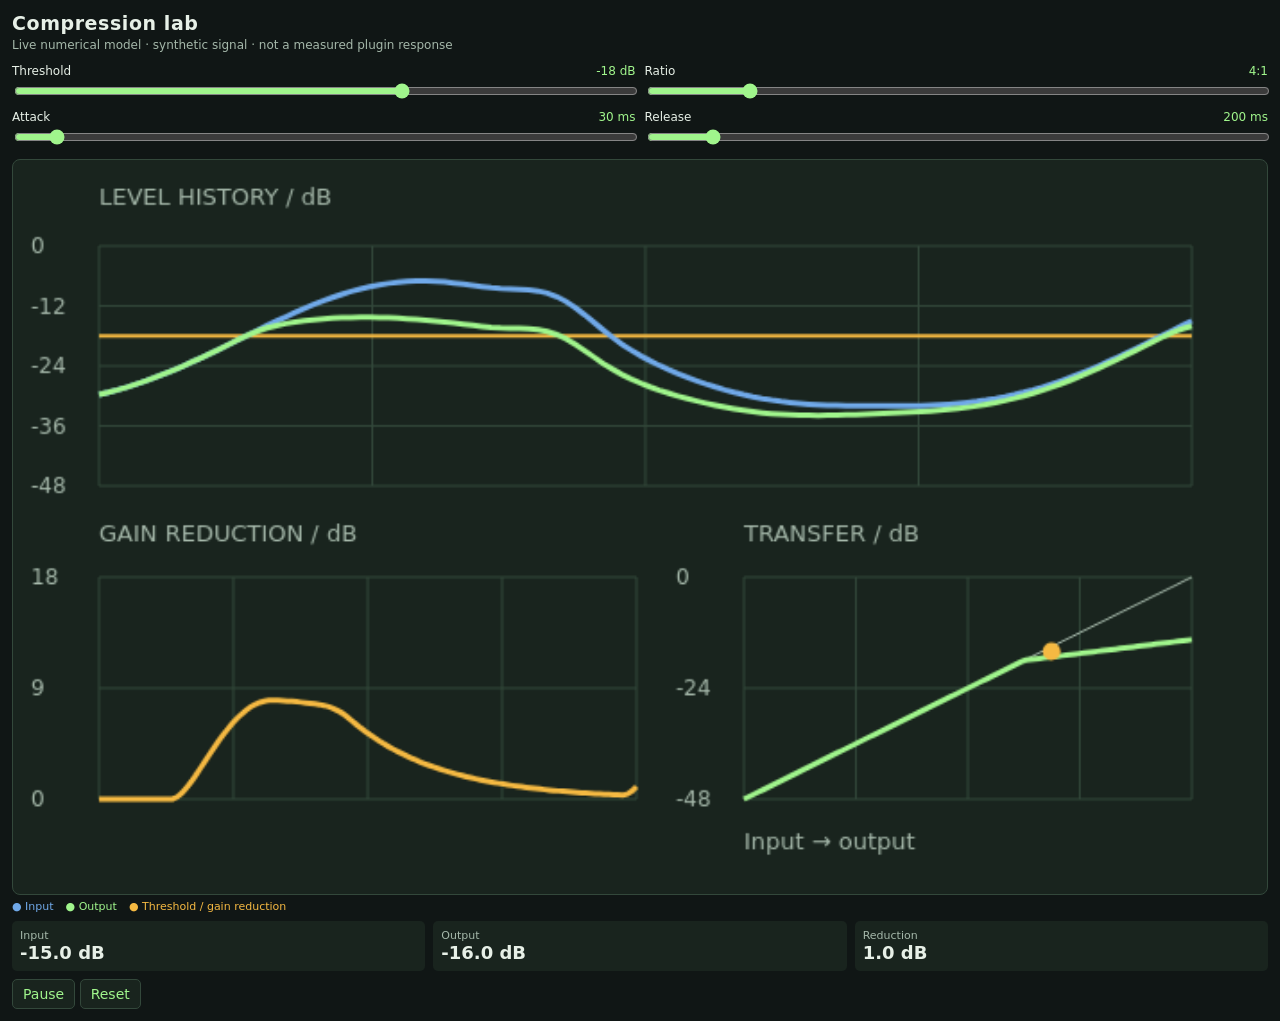
<file: static/compressor_lab.html>
<!doctype html><html lang="en"><meta charset="utf-8"><meta name="viewport" content="width=device-width, initial-scale=1"><title>SkellyMotion compressor lab</title><style>
*{box-sizing:border-box}body{margin:0;padding:12px;background:#101615;color:#e7f0e7;font:14px system-ui,sans-serif}h1{font-size:19px;letter-spacing:.03em;margin:0 0 4px}p{font-size:12px;color:#a5b8aa;margin:4px 0 12px}.controls{display:grid;grid-template-columns:repeat(2,minmax(0,1fr));gap:9px}label{display:grid;grid-template-columns:1fr auto;gap:3px;font-size:12px}input{grid-column:1/-1;width:100%;accent-color:#a0f58c}output{color:#a0f58c;font-variant-numeric:tabular-nums}canvas{width:100%;height:auto;display:block;border:1px solid #33483b;border-radius:8px;background:#19241e;margin-top:12px}.meters{display:grid;grid-template-columns:1fr 1fr 1fr;gap:8px;margin:8px 0}.meters div{background:#19241e;border-radius:5px;padding:8px;font-size:11px;color:#a5b8aa}.meters strong{display:block;color:#e7f0e7;font-size:18px;white-space:nowrap}button{background:#19241e;color:#a0f58c;border:1px solid #33483b;border-radius:5px;padding:6px 10px;font:inherit;cursor:pointer}.legend{display:flex;gap:12px;font-size:11px;margin-top:5px;flex-wrap:wrap}.legend span:nth-child(1){color:#70a9e9}.legend span:nth-child(2){color:#a0f58c}.legend span:nth-child(3){color:#f5b942} @media(max-width:240px){.controls{grid-template-columns:1fr}.meters{grid-template-columns:1fr}}
</style><h1>Compression lab</h1><p>Live numerical model · synthetic signal · not a measured plugin response</p><div class="controls"><label>Threshold <output id="thresholdOut"></output><input id="threshold" type="range" min="-48" max="0" step="1" value="-18"></label><label>Ratio <output id="ratioOut"></output><input id="ratio" type="range" min="1" max="20" step=".5" value="4"></label><label>Attack <output id="attackOut"></output><input id="attack" type="range" min="1" max="500" value="30"></label><label>Release <output id="releaseOut"></output><input id="release" type="range" min="10" max="2000" step="10" value="200"></label></div><canvas id="scope" width="700" height="410" aria-label="Moving input and output level histories, gain reduction and transfer curve"></canvas><div class="legend"><span>● Input</span><span>● Output</span><span>● Threshold / gain reduction</span></div><div class="meters"><div>Input<strong id="inLevel">—</strong></div><div>Output<strong id="outLevel">—</strong></div><div>Reduction<strong id="grLevel">—</strong></div></div><button id="toggle">Pause</button> <button id="reset">Reset</button><script>
'use strict';const $=id=>document.getElementById(id),cv=$('scope'),ctx=cv.getContext('2d'),C={blue:'#70a9e9',green:'#a0f58c',gold:'#f5b942',grid:'#33483b',muted:'#a5b8aa'};let t=0,gain=0,history=[],paused=false,last=performance.now(),remainder=0;
function demoSettings(){return {threshold:+$('threshold').value,ratio:+$('ratio').value,attack_ms:+$('attack').value,release_ms:+$('release').value};}window.demoSettings=demoSettings;
function labels(){const p=demoSettings();$('thresholdOut').textContent=p.threshold+' dB';$('ratioOut').textContent=p.ratio+':1';$('attackOut').textContent=p.attack_ms+' ms';$('releaseOut').textContent=p.release_ms+' ms';}document.querySelectorAll('input').forEach(el=>el.addEventListener('input',labels));labels();
function step(p){const level=Math.min(-1,-32+25*Math.pow(.5+.5*Math.sin(2*Math.PI*t/.98-.7),1.5)+4*Math.exp(-Math.pow((t%1.96-.5)/.055,2)));const target=-Math.max(0,level-p.threshold)*(1-1/p.ratio),a=Math.exp(-1/(target<gain?p.attack_ms:p.release_ms));gain=a*gain+(1-a)*target;t+=.001;return [level,level+gain,Math.max(0,-gain)];}
function line(points,color,width=2){ctx.beginPath();points.forEach(([x,y],i)=>i?ctx.lineTo(x,y):ctx.moveTo(x,y));ctx.strokeStyle=color;ctx.lineWidth=width;ctx.stroke();}function txt(x,y,s,color=C.muted,size=13){ctx.fillStyle=color;ctx.font=size+'px system-ui';ctx.fillText(s,x,y);}
function chart(x,y,w,h,lo,hi,ticks){const xy=(a,b)=>[x+a*w,y+h-(Math.max(lo,Math.min(hi,b))-lo)/(hi-lo)*h];for(const k of ticks){const yy=xy(0,k)[1];line([[x,yy],[x+w,yy]],C.grid,1);txt(x-38,yy+4,String(k),C.muted,12);}for(let i=0;i<=4;i++)line([[x+i*w/4,y],[x+i*w/4,y+h]],C.grid,1);return xy;}
function draw(p){ctx.clearRect(0,0,700,410);txt(48,25,'LEVEL HISTORY / dB');const xy=chart(48,48,610,134,-48,0,[-48,-36,-24,-12,0]);line([xy(0,p.threshold),xy(1,p.threshold)],C.gold);for(let k=0;k<2;k++)line(history.map((r,i)=>xy(i/Math.max(1,history.length-1),r[k])),k?C.green:C.blue,3);txt(48,213,'GAIN REDUCTION / dB');const maxGR=Math.max(18,Math.ceil((-p.threshold*(1-1/p.ratio))/6)*6);let gr=chart(48,233,300,124,0,maxGR,[0,maxGR/2,maxGR]);line(history.map((r,i)=>gr(i/Math.max(1,history.length-1),r[2])),C.gold,3);txt(408,213,'TRANSFER / dB');let tr=chart(408,233,250,124,-48,0,[-48,-24,0]);line([tr(0,-48),tr(1,0)],C.muted,1);line(Array.from({length:101},(_,i)=>{let x=-48+i*.48;return tr(i/100,x-Math.max(0,x-p.threshold)*(1-1/p.ratio));}),C.green,3);const r=history.at(-1)||[-48,-48,0],pt=tr((r[0]+48)/48,r[1]);ctx.fillStyle=C.gold;ctx.beginPath();ctx.arc(pt[0],pt[1],5,0,Math.PI*2);ctx.fill();txt(408,385,'Input → output');$('inLevel').textContent=r[0].toFixed(1)+' dB';$('outLevel').textContent=r[1].toFixed(1)+' dB';$('grLevel').textContent=r[2].toFixed(1)+' dB';}
function tick(now){const p=demoSettings();const visible=!document.hidden&&(!window.frameElement||window.frameElement.getClientRects().length>0);if(!paused&&visible){remainder+=Math.min(.1,(now-last)/1000);while(remainder>=.01){let r;for(let i=0;i<10;i++)r=step(p);history.push(r);if(history.length>201)history.shift();remainder-=.01;}}last=now;if(visible)draw(p);requestAnimationFrame(tick);}requestAnimationFrame(tick);$('toggle').onclick=()=>{paused=!paused;$('toggle').textContent=paused?'Resume':'Pause'};$('reset').onclick=()=>{t=0;gain=0;history=[];remainder=0;for(const [id,value] of Object.entries({threshold:-18,ratio:4,attack:30,release:200}))$(id).value=value;labels()};
</script></html>
</file>
<file: static/style.css>
:root{--bg:#090c0c;--panel:#111515;--surface:#161b1b;--line:#28302e;--dim:#6e7c76;--text:#f2f6f0;--accent:#94ff73;--accent-dark:#203522;--rail:#0d1010;--muted:#a3aaa4}*{box-sizing:border-box}html,body{margin:0;min-height:100%;font-family:'DM Sans',sans-serif;background:var(--bg);color:var(--text)}body{overflow:hidden}button,input,select,textarea{font:inherit}button{cursor:pointer}button:disabled{opacity:.4;cursor:not-allowed}button:focus-visible,input:focus-visible,select:focus-visible,textarea:focus-visible{outline:2px solid var(--accent);outline-offset:2px}.hidden{display:none!important}.app{height:100vh;min-height:0;display:flex;flex-direction:column;overflow:hidden}.topbar{height:70px;flex-shrink:0;background:#0b0e0e;border-bottom:1px solid #222a27;display:flex;align-items:center;padding:0 27px;gap:22px;z-index:8}.brand{display:flex;align-items:center;gap:10px;width:295px;flex-shrink:0}.brand-symbol{width:33px;height:33px;display:grid;place-items:center;background:var(--accent);color:#172515;clip-path:polygon(50% 0,90% 19%,100% 62%,64% 100%,25% 94%,0 44%)}.brand-symbol span{font-size:25px;font-weight:800;transform:rotate(-10deg)}.brand-name{font-family:'Space Grotesk',sans-serif;font-size:19px;letter-spacing:-.9px;font-weight:700}.brand-name span{color:var(--accent)}.brand-pill{font-size:9px;border:1px solid #384e39;color:var(--accent);padding:3px 5px;border-radius:3px;letter-spacing:1px;font-weight:700;margin-left:3px}.top-middle{display:flex;align-items:center;gap:12px;min-width:0;color:#d7e4d9;font-size:12px}.song-title{max-width:280px;text-overflow:ellipsis;white-space:nowrap;overflow:hidden;font-weight:700}.top-separator{color:#49544d}.project-status{color:#788a7d}.top-actions{display:flex;align-items:center;gap:9px;margin-left:auto}.ghost-btn,.primary-btn{height:37px;border-radius:8px;padding:0 16px;display:inline-flex;align-items:center;justify-content:center;gap:9px;font-size:12px;font-weight:700;white-space:nowrap}.ghost-btn{color:#d5dfd6;border:1px solid #27322b;background:#131917}.ghost-btn:hover:not(:disabled){background:#202b23}.primary-btn{border:0;background:var(--accent);color:#142311;box-shadow:0 0 18px #8eff6215}.primary-btn:hover:not(:disabled){background:#b0ff94}.primary-btn span{font-size:15px}.main-layout{display:flex;min-height:0;flex:1}.rail{width:79px;background:var(--rail);border-right:1px solid var(--line);flex-shrink:0;display:flex;flex-direction:column;align-items:stretch;padding:16px 10px;gap:7px}.rail-item{border:1px solid transparent;border-radius:9px;height:67px;display:flex;align-items:center;justify-content:center;flex-direction:column;gap:5px;background:none;color:#78867e;font-size:10px;font-weight:700;transition:.15s}.rail-item:hover{color:#fff;background:#17201a}.rail-item.active{border-color:#344b35;color:var(--accent);background:#1d2a20}.rail-ico{font-family:'Space Grotesk',Arial,sans-serif;font-weight:600;font-size:22px;line-height:24px}.rail-bottom{margin-top:auto;text-align:center;font-family:'Space Grotesk',Arial,sans-serif;font-size:13px;font-weight:700;color:#405145}.rail-bottom span{display:block;font-size:10px;letter-spacing:4px;color:#617164}.settings-panel{width:328px;flex-shrink:0;border-right:1px solid var(--line);background:var(--panel);min-height:0;display:flex;flex-direction:column}.panel{display:flex;flex-direction:column;min-height:0;height:100%}.section-top{padding:27px 23px 20px;border-bottom:1px solid var(--line)}.eyebrow{font-family:'Space Grotesk',Arial,sans-serif;color:var(--accent);font-size:10px;font-weight:700;letter-spacing:2px}.section-top h2{font-size:25px;letter-spacing:-1.2px;font-family:'Space Grotesk',Arial,sans-serif;margin:13px 0 5px}.section-top p{font-size:12px;color:var(--dim);margin:0}.subtle-icon{font-size:12px;color:var(--accent);vertical-align:middle}.panel-content{overflow-y:auto;min-height:0;flex:1;padding:14px 15px;scrollbar-width:thin;scrollbar-color:#3f5040 transparent}.panel-footer{padding:14px 18px 17px;border-top:1px solid var(--line)}.wide-ghost{border:1px solid #344333;border-radius:8px;background:#1d281e;color:#dff1dc;width:100%;padding:11px;font-size:12px;font-weight:700}.wide-ghost:hover:not(:disabled){border-color:var(--accent)}.helper{display:block;font-size:10px;color:#66746c;line-height:1.5;margin-top:10px;text-align:center}.empty-caption{height:100%;display:flex;flex-direction:column;align-items:center;justify-content:center;text-align:center;padding:20px;gap:12px;color:#8d988e}.empty-caption-icon{width:55px;height:55px;border:1px dashed #426244;border-radius:16px;display:grid;place-items:center;color:var(--accent);font-size:27px}.empty-caption strong{color:#d0ded0;font-size:13px}.empty-caption span{font-size:11px;line-height:1.6;max-width:180px}.form-fields{padding:23px 20px}.control-group{margin-bottom:25px}.control-group label,.color-row label{font-size:12px;font-weight:700;color:#d6e1d7;display:block;margin-bottom:10px}.control-group select{background:#1a2020;color:#eaf1e9;border:1px solid #303b34;border-radius:7px;height:42px;width:100%;padding:0 12px;font-size:12px}.flex-label{display:flex;align-items:center;justify-content:space-between;margin-bottom:13px}.flex-label label{margin:0}.flex-label span{font-family:'Space Grotesk',Arial,sans-serif;color:var(--accent);font-size:12px}.control-group input[type=range]{width:100%;height:5px;accent-color:var(--accent);cursor:pointer}.color-row{display:grid;grid-template-columns:1fr 1fr;gap:10px;margin-bottom:24px}.color-field{height:43px;display:flex;gap:8px;align-items:center;border:1px solid #303b34;background:#1a2020;padding:6px;border-radius:7px}.color-field input{width:31px;height:29px;border:0;background:none;padding:0;cursor:pointer}.color-field span{font-size:11px;font-family:'Space Grotesk'}.toggle-line{display:flex;align-items:center;justify-content:space-between;padding:16px 0;border-top:1px solid #2d3731;font-size:11px;font-weight:700}.toggle-line small{display:block;color:#7f8d80;font-size:10px;font-weight:400;margin-top:5px}.toggle-line input{position:absolute;opacity:0}.switch{width:38px;height:22px;border-radius:12px;background:#39403a;position:relative}.switch:after{content:'';position:absolute;width:16px;height:16px;background:#c4cbc1;border-radius:50%;top:3px;left:3px;transition:.2s}.toggle-line input:checked+.switch{background:var(--accent)}.toggle-line input:checked+.switch:after{background:#142314;left:19px}.control-head{font-size:10px;letter-spacing:1.1px;font-weight:800;color:#a3b2a5;display:block;margin-bottom:12px}.after-gap{margin-top:29px}.mode-grid{display:grid;grid-template-columns:repeat(3,minmax(0,1fr));gap:7px}.mode-grid button{border:1px solid #354035;border-radius:7px;background:#1a211c;color:#d2ddd1;min-height:76px;display:flex;align-items:center;justify-content:center;gap:7px;flex-direction:column;font-size:11px}.mode-grid button span{font-size:27px}.mode-grid button.selected,.aspect-pills button.selected{border-color:var(--accent);color:var(--accent);background:#263b28}.animation-list{display:flex;flex-direction:column;gap:8px}.animation-list button{border:1px solid #313e33;background:#19201b;border-radius:8px;color:#d6e1d8;min-height:58px;display:flex;gap:13px;align-items:center;padding:10px 12px;text-align:left}.animation-list button>span:first-child{font-size:23px;color:#9bada1;width:25px;text-align:center}.animation-list b{font-size:12px;display:block}.animation-list small{font-size:10px;color:#78897b;display:block;margin-top:3px}.animation-list .checkmark{margin-left:auto;color:var(--accent);font-size:12px;opacity:0}.animation-list button.selected{border-color:#74b568;background:#233425}.animation-list button.selected .checkmark{opacity:1}.info-note{border:1px solid #304033;background:#1a231c;color:#879d89;border-radius:7px;padding:13px;margin:19px 0;font-size:11px;line-height:1.6}.background-grid{display:grid;grid-template-columns:1fr 1fr;gap:10px}.bg-tile{height:92px;position:relative;overflow:hidden;border:2px solid #303c32;border-radius:9px;display:flex;align-items:end;padding:8px;color:#fff;text-shadow:0 1px 5px #000;font-size:11px;font-weight:700;transition:.2s}.bg-tile.selected{border-color:var(--accent)}.bg-tile.selected:after{content:'✓';position:absolute;top:7px;right:9px;color:#102211;text-shadow:none;background:var(--accent);width:18px;height:18px;line-height:18px;border-radius:50%;text-align:center;font-size:10px}.midnight{background:radial-gradient(ellipse at 34% 10%,#384539,#050a07 70%)}.acid{background:radial-gradient(ellipse at 60% 12%,#5a993e,#072010 72%)}.violet{background:radial-gradient(ellipse at 50% 15%,#855ab3,#170e2c 72%)}.crimson{background:radial-gradient(ellipse at 45% 15%,#ac4762,#220a18 75%)}.ocean{background:radial-gradient(ellipse at 45% 15%,#42a4b4,#071b35 75%)}.noir{background:radial-gradient(ellipse at 45% 15%,#7d8488,#121416 75%)}.upload-background{border:1px dashed #4e654d;border-radius:9px;display:flex;align-items:center;justify-content:center;flex-direction:column;gap:7px;background:#1a241c;padding:22px 9px;cursor:pointer;text-align:center}.upload-background span{font-size:22px;color:var(--accent)}.upload-background b{font-size:12px}.upload-background small{font-size:10px;color:#87998b}.file-info{font-size:11px;color:var(--accent);word-break:break-all;padding:12px 0}.aspect-pills{display:flex;gap:7px}.aspect-pills button{flex:1;background:#1b241d;border:1px solid #344035;border-radius:8px;height:60px;color:#d9e3da;font-size:20px;display:flex;flex-direction:column;align-items:center;justify-content:center;gap:1px}.aspect-pills span{font-size:10px;font-weight:700}.render-info{border:1px solid #313c34;background:#171d18;padding:13px;border-radius:9px;margin-top:21px}.render-info>div{display:flex;justify-content:space-between;font-size:11px;padding:11px 0;border-bottom:1px solid #2b332d}.render-info>div:last-child{border:0}.render-info span{color:#809082}.render-info b{font-size:11px}.render-btn{margin-top:25px;width:100%;height:46px}.render-status{padding:13px;background:#263023;color:#bde0b8;border-radius:8px;font-size:12px;margin:15px 0;line-height:1.5}.download-btn{display:block;background:#283d28;color:var(--accent);border:1px solid #6c9365;text-decoration:none;text-align:center;padding:13px;border-radius:9px;margin-top:12px;font-size:12px;font-weight:800}.workspace{flex:1;min-width:0;display:flex;flex-direction:column;background:radial-gradient(ellipse at 46% 40%,#1b251e 0,#111615 55%,#101414 90%)}.workspace-bar{height:55px;flex-shrink:0;display:flex;align-items:center;justify-content:space-between;padding:0 28px}.workspace-heading{font-family:'Space Grotesk',Arial,sans-serif;font-size:10px;letter-spacing:1.2px;font-weight:700;color:#98a69c;display:flex;align-items:center;gap:10px}.live-indicator{background:var(--accent);height:6px;width:6px;border-radius:50%;box-shadow:0 0 8px var(--accent)}.bar-divider{color:#44534a;margin:0 8px}.workspace-heading #canvasFormat{color:#74847b}.workspace-tools button{border:1px solid #364139;background:#1b221e;color:#a6b5ab;border-radius:7px;width:31px;height:31px;font-size:20px}.stage-wrap{flex:1;min-height:0;display:flex;flex-direction:column;align-items:center;justify-content:center;padding:10px 18px 12px;gap:14px;overflow:hidden}.stage{aspect-ratio:9/16;position:relative;box-shadow:0 18px 95px #000a,0 0 0 1px #384639;max-height:100%;max-width:100%;height:min(100%,660px);background:#111918;display:flex;justify-content:center;align-items:center}.stage canvas{display:block;width:100%;height:100%;object-fit:fill}.stage-corner{width:14px;height:14px;border-color:#a6e98d;position:absolute;pointer-events:none;opacity:.65}.stage-corner.tl{top:-2px;left:-2px;border-top:2px solid;border-left:2px solid}.stage-corner.tr{top:-2px;right:-2px;border-top:2px solid;border-right:2px solid}.stage-corner.bl{bottom:-2px;left:-2px;border-bottom:2px solid;border-left:2px solid}.stage-corner.br{bottom:-2px;right:-2px;border-bottom:2px solid;border-right:2px solid}.stage-hint{font-size:9px;letter-spacing:2px;color:#56665a;font-weight:700;flex-shrink:0}.playback-bar{height:61px;border-top:1px solid #2b3430;background:#0d1210;display:flex;align-items:center;justify-content:space-between;flex-shrink:0;padding:0 23px;gap:10px}.play-left,.play-right{display:flex;align-items:center;gap:15px}.play-button{border:0;background:#a5ff89;width:33px;height:33px;border-radius:50%;color:#183016;font-size:13px;padding-left:3px}.transport{background:none;border:0;color:#87978b;font-size:20px;padding:0}.time-indicator{font-size:12px;letter-spacing:.5px;color:#e4f1e6;white-space:nowrap;font-family:'Space Grotesk'}.time-muted{color:#607367;padding:0 6px}.play-right{gap:9px;color:#7f8f84;font-size:11px;min-width:0}.play-right #trackName{overflow:hidden;white-space:nowrap;text-overflow:ellipsis;max-width:200px}.audio-symbol{color:var(--accent)}.quality-tag{background:#1d2a1e;border:1px solid #354735;padding:4px 6px;color:#8ba890;font-size:9px;border-radius:4px;white-space:nowrap;margin-left:9px}.timeline-pane{height:224px;flex-shrink:0;background:#0f1312;border-top:1px solid #2d3730;display:flex;flex-direction:column}.timeline-top{height:43px;flex-shrink:0;display:flex;align-items:center;justify-content:space-between;padding:0 22px;border-bottom:1px solid #29332b}.timeline-label{display:flex;gap:11px;align-items:center;font-size:10px;letter-spacing:1.2px;color:#a2b4a3}.timeline-icon{font-size:19px;color:var(--accent)}.clip-badge{font-size:10px;color:#85a18a;letter-spacing:0;background:#1b2b1c;padding:4px 8px;border-radius:5px}.timeline-controls{display:flex;align-items:center;gap:11px;color:#849587;font-size:10px}.timeline-controls button{width:24px;height:24px;border:1px solid #38443a;background:#1c241d;color:#c8dacb;border-radius:5px;font-size:16px}.timeline-scroller{position:relative;flex:1;overflow:auto;scrollbar-width:thin;scrollbar-color:#344439 transparent}.timeline-inner{position:relative;width:100%;min-width:700px;height:178px}.ruler{height:34px;border-bottom:1px solid #27312a;margin-left:110px;position:relative;background:repeating-linear-gradient(to right,transparent 0,transparent calc(10% - 1px),#28342b calc(10% - 1px),#28342b 10%)}.tick{position:absolute;top:10px;transform:translateX(-2px);font-size:10px;color:#66776a;font-family:'Space Grotesk',Arial,sans-serif;pointer-events:none}.track{height:63px;display:flex;align-items:stretch;border-bottom:1px solid #2b322e}.track-tag{width:110px;flex-shrink:0;padding:21px 11px;background:#131918;border-right:1px solid #2c362d;color:#849b88;font-size:9px;letter-spacing:1px;font-weight:700;display:flex;align-items:center;gap:9px}.track-tag span{font-size:17px;color:var(--accent);font-weight:800}.clip-track,.audio-wave{position:relative;flex:1;overflow:hidden}.lyric-clip{position:absolute;top:9px;bottom:9px;border:1px solid #75c65b;background:#29492a;border-radius:5px;overflow:hidden;display:flex;align-items:center;padding:0 8px;font-size:10px;color:#c9ffbf;white-space:nowrap;text-overflow:ellipsis;min-width:3px;cursor:pointer;user-select:none}.lyric-clip:hover{background:#345c35}.lyric-clip.selected{background:#426f3e;box-shadow:inset 0 0 0 1px #bbffa3}.clip-grab{position:absolute;left:0;top:0;bottom:0;width:5px;background:#8be67e88;cursor:ew-resize}.audio-wave{background-color:#18231b;opacity:.9}.playhead{position:absolute;top:0;bottom:0;left:110px;width:1px;background:#c7ff89;z-index:4;pointer-events:none;box-shadow:0 0 5px #aaff8680}.playhead-top{position:absolute;top:0;left:-6px;width:13px;height:13px;background:var(--accent);clip-path:polygon(0 0,100% 0,50% 100%)}.lyric-row{background:#191f1c;border:1px solid #303c32;border-radius:9px;padding:11px;margin-bottom:9px;cursor:pointer}.lyric-row.selected{border-color:#7bb46d;background:#203024}.lyric-row-top{display:flex;justify-content:space-between;align-items:center;margin-bottom:9px}.lyric-n{color:var(--accent);font-size:10px;font-weight:800;letter-spacing:1px}.lyric-row-actions{display:flex;align-items:center;gap:6px}.tiny-btn{color:#a2b8a5;background:#27312b;border:1px solid #364338;border-radius:5px;padding:4px 7px;font-size:10px}.tiny-btn.danger:hover{color:#ff8787}.lyric-input{width:100%;background:#111815;border:1px solid #38483b;color:#fff;border-radius:6px;padding:9px 10px;font-size:12px}.timing-row{display:flex;align-items:center;gap:8px;margin-top:10px}.timing-row label{color:#819784;font-size:10px;display:flex;flex:1;align-items:center;gap:5px}.timing-row input{width:100%;min-width:0;padding:5px;background:#121713;color:#d4ecda;border:1px solid #344639;border-radius:4px;font-family:'Space Grotesk',Arial,sans-serif;font-size:11px}.timing-arrow{color:#67836e;font-size:13px}.welcome-overlay{position:fixed;inset:70px 0 224px 0;z-index:7;background:radial-gradient(ellipse at 74% 36%,#253724 0%,#111a13 35%,#0e1511 68%,#0c120e);display:flex;align-items:center;justify-content:center;padding:40px;overflow:auto}.welcome-overlay:before{content:'';position:absolute;top:7%;right:10%;width:28vw;height:28vw;border-radius:50%;background:radial-gradient(circle,#7af46a1f,transparent 65%);filter:blur(4px)}.welcome-overlay:after{content:'✳';position:absolute;right:9%;top:20%;font-size:clamp(230px,30vw,570px);line-height:1;color:#72dd5510;transform:rotate(-18deg);pointer-events:none}.welcome-content{position:relative;z-index:2;max-width:710px;width:100%}.welcome-kicker{font-family:'Space Grotesk',Arial,sans-serif;color:var(--accent);font-size:11px;letter-spacing:2.5px;display:flex;gap:10px;align-items:center;font-weight:700}.green-dot{width:8px;height:8px;background:var(--accent);border-radius:50%;box-shadow:0 0 12px #7cff65}.welcome-content h1{font-family:'Space Grotesk',Arial,sans-serif;font-size:clamp(45px,5.4vw,86px);line-height:.99;letter-spacing:-4.2px;margin:22px 0 18px;font-weight:700}.welcome-content h1 em{font-style:normal;color:var(--accent)}.welcome-content>p{font-size:14px;color:#9aaa9d;line-height:1.7;max-width:480px;margin-bottom:29px}.hero-upload{border:1px dashed #86b97c;background:#1b2a1edb;border-radius:11px;max-width:535px;min-height:92px;display:flex;align-items:center;padding:15px 18px;gap:18px;cursor:pointer;transition:.2s}.hero-upload:hover,.hero-upload.drag-over{background:#2e4330;border-color:#c2ffa6}.upload-glyph{background:#354d36;border:1px solid #53724e;color:#a9ffa1;font-size:27px;width:53px;height:53px;border-radius:9px;display:grid;place-items:center;flex-shrink:0}.hero-upload b{font-size:13px;display:block;margin-bottom:6px}.hero-upload small{font-size:11px;color:#8fa193}.upload-arrow{margin-left:auto;color:var(--accent);font-size:22px}.welcome-features{display:flex;gap:23px;margin-top:24px;font-size:11px;font-weight:600;color:#879b89;flex-wrap:wrap}.welcome-features span:first-letter{color:var(--accent)}.demo-btn{background:none;border:0;color:#a0ef91;font-size:12px;padding:17px 0;text-decoration:underline;text-underline-offset:4px}.demo-btn span{margin-left:7px}.welcome-decor{position:absolute;bottom:24px;right:27px;color:#415b44;font:10px 'Space Grotesk',Arial,sans-serif;letter-spacing:2px}.modal-overlay{position:fixed;inset:0;z-index:30;background:#020503df;display:flex;justify-content:center;align-items:center;padding:25px}.review-modal{width:min(690px,100%);max-height:min(91vh,820px);display:flex;flex-direction:column;background:#141b16;border:1px solid #49644b;border-radius:14px;box-shadow:0 35px 100px #000a;padding:29px}.modal-top{display:flex;align-items:center;justify-content:space-between}.modal-close{background:none;border:0;color:#9daa9d;font-size:27px}.modal-visual{display:flex;align-items:center;justify-content:space-between;margin:25px 0}.modal-icon{font-size:30px;color:var(--accent);background:#2a3d2a;width:53px;height:53px;display:grid;place-items:center;border-radius:12px}.step-chain{display:flex;align-items:center;gap:9px;font-size:9px;letter-spacing:1px;color:#778a78}.step-chain b{color:var(--accent)}.step-chain i{width:23px;height:1px;background:#61735f}.review-modal h2{font-family:'Space Grotesk',Arial,sans-serif;letter-spacing:-1px;font-size:31px;margin:0 0 8px}.review-modal>p{color:#9cab9e;font-size:12px;line-height:1.5;margin:0 0 19px}.review-modal textarea{flex:1;min-height:190px;max-height:340px;width:100%;resize:vertical;border:1px solid #37513a;background:#0d1410;color:#e9fbe6;border-radius:8px;line-height:1.65;padding:15px;font-size:13px}.review-warning{margin:12px 0 0;border:1px solid #756c35;background:#332f18;color:#e8d790;padding:11px;border-radius:6px;font-size:11px;line-height:1.5}.transcribe-progress{min-height:190px;display:flex;align-items:center;justify-content:center;flex-direction:column;gap:12px;border:1px solid #2b452d;border-radius:8px;background:#0e1a10;margin-bottom:13px;text-align:center}.transcribe-progress strong{font-size:14px}.transcribe-progress span{font-size:11px;color:#829586;max-width:310px}.loading-orbit{width:34px;height:34px;border:3px solid #26382a;border-top-color:var(--accent);border-radius:50%;animation:rotate 1s linear infinite}@keyframes rotate{to{transform:rotate(360deg)}}.modal-footer{display:flex;justify-content:space-between;align-items:center;gap:20px;margin-top:17px}.modal-footer>span{font-size:10px;color:#849586;max-width:250px;line-height:1.5}.modal-footer b{color:var(--accent)}.toast-stack{position:fixed;right:20px;top:83px;z-index:50;display:flex;flex-direction:column;gap:8px}.toast{padding:12px 16px;border:1px solid #577e52;border-radius:9px;background:#213722;color:#e2fbe0;box-shadow:0 5px 24px #0009;font-size:12px;max-width:350px}.toast.error{border-color:#a65d5d;background:#3b2222;color:#ffe4e4}@media(max-width:1050px){.settings-panel{width:285px}.brand{width:245px}.welcome-content h1{font-size:65px}}@media(max-width:760px){body{overflow:auto}.app{min-height:100vh;height:auto;overflow:visible}.topbar{height:64px;padding:0 10px;gap:8px}.brand{width:auto}.brand-pill,.top-middle,.top-actions .ghost-btn{display:none}.brand-name{font-size:15px}.top-actions{margin-left:auto}.top-actions .primary-btn{padding:0 9px;font-size:11px}.main-layout{flex-wrap:wrap}.rail{width:100%;height:67px;flex-direction:row;justify-content:space-around;padding:5px;order:0}.rail-item{height:56px;width:20%;gap:2px}.rail-bottom{display:none}.settings-panel{order:2;width:100%;min-height:390px;max-height:540px;border-right:none}.workspace{order:1;width:100%;height:570px;flex:unset}.stage{max-height:400px}.timeline-pane{height:200px}.welcome-overlay{position:fixed;inset:64px 0 0;padding:21px;align-items:center}.welcome-content h1{font-size:clamp(42px,11vw,73px);letter-spacing:-2.5px}.welcome-content>p{font-size:12px}.welcome-features{gap:11px}.modal-footer{flex-direction:column;align-items:stretch}.modal-footer .primary-btn{width:100%}}


/* Studio editing polish: quick looks, precise timing and opt-in storage management */
.preset-heading{display:flex;justify-content:space-between;align-items:center;gap:6px;margin-bottom:12px}.preset-heading .control-head{margin:0}.preset-heading>span{font-size:10px;color:#829486}
.preset-grid{display:grid;grid-template-columns:1fr 1fr;gap:9px;margin-bottom:22px}.preset-grid button{border:1px solid #334438;border-radius:11px;background:linear-gradient(135deg,#203026,#131916);color:#f4fff2;min-height:72px;display:flex;flex-direction:column;justify-content:center;align-items:flex-start;gap:5px;padding:12px;text-align:left;transition:transform .17s ease,border-color .17s ease}.preset-grid button:nth-child(2){background:linear-gradient(135deg,#323637,#171819)}.preset-grid button:nth-child(3){background:linear-gradient(135deg,#3a2955,#15131e)}.preset-grid button:nth-child(4){background:linear-gradient(135deg,#532436,#1c1117)}.preset-grid button:hover{border-color:var(--accent);transform:translateY(-2px)}.preset-grid b{font-size:13px}.preset-grid small{color:#b4c2b3;font-size:10px}
.nudge-tools{margin-bottom:12px}.nudge-tools>span{display:block;color:#87998c;font-size:10px;margin-bottom:8px}.nudge-tools>div{display:grid;grid-template-columns:1fr 1fr;gap:8px}.nudge-tools button{padding:9px 4px;border:1px solid #3a4b3b;background:#1a261c;color:#cbf4c8;border-radius:7px;font-size:11px;font-weight:700}.nudge-tools button:hover{border-color:var(--accent);background:#263b28}
.storage-stats{border:1px solid #334637;border-radius:11px;background:#141d16;margin:0 0 18px;overflow:hidden}.storage-stats>div{display:flex;justify-content:space-between;gap:9px;padding:15px 13px;border-bottom:1px solid #2d3c30;font-size:11px}.storage-stats>div:last-child{border-bottom:0}.storage-stats span{color:#90a494}.storage-stats b{color:#e6f5e2;text-align:right}.cleanup-btn{background:#283528;margin-top:6px}.storage-tip{font-size:11px;line-height:1.55;color:#8c9f90;margin-top:14px}
.rail-item{min-height:56px}.rail{gap:5px}.section-top{padding-top:22px;padding-bottom:17px}.section-top h2{margin-top:9px}.lyric-row{transition:border-color .14s,background .14s}.lyric-row:hover{border-color:#516b50}.stage{filter:drop-shadow(0 16px 30px #0008)}.primary-btn{transition:background .14s,transform .14s}.primary-btn:hover:not(:disabled){transform:translateY(-1px)}
@media(max-width:760px){.rail-item{width:16.66%;font-size:9px}}


/* One shared virtual viewport for the editor, dialogs and Make tools. */
html.desktop-mode,html.desktop-mode body{width:100%;height:100%;margin:0;overflow:hidden}
html.desktop-mode #studioShell{position:absolute;inset:0 auto auto 0;width:var(--studio-width,153.846154vw);height:var(--studio-height,153.846154vh);transform:scale(var(--studio-scale,.65));transform-origin:top left;overflow:hidden}
html.desktop-mode .app{position:absolute;inset:0;width:100%;height:100%;min-width:0;min-height:0;max-height:none;display:flex;flex-direction:column;overflow:hidden}
html.desktop-mode .topbar{
  width:100%;height:70px;min-height:70px;flex-shrink:0;
  padding:0 24px;gap:15px;display:flex;align-items:center;
}
html.desktop-mode .brand{width:268px;flex-shrink:0;gap:9px}
html.desktop-mode .brand-name{font-size:20px;white-space:nowrap;letter-spacing:-.9px}
html.desktop-mode .brand-pill{display:inline-flex;font-size:9px}
html.desktop-mode .top-middle{display:flex;gap:9px;min-width:0}
html.desktop-mode .top-actions{display:flex;gap:8px;margin-left:auto}
html.desktop-mode .top-actions .ghost-btn{display:inline-flex}
html.desktop-mode .main-layout{display:flex;flex-direction:row;flex-wrap:nowrap;min-height:0;min-width:0;flex:1}
html.desktop-mode .rail{
  display:flex;flex-direction:column;order:0;flex:0 0 76px;
  height:auto;width:76px;align-items:stretch;justify-content:flex-start;
  padding:12px 8px;gap:6px;
}
html.desktop-mode .rail-item{width:100%;min-height:55px;height:55px;flex:none;gap:3px;font-size:10px}
html.desktop-mode .rail-ico{font-size:20px}
html.desktop-mode .rail-bottom{display:block}
html.desktop-mode .settings-panel{
  order:0;flex:0 0 312px;width:312px;min-width:0;
  min-height:0;max-height:none;overflow:hidden;
  border-right:1px solid var(--line);
}
html.desktop-mode .workspace{
  order:0;display:flex;flex-direction:column;flex:1;
  width:auto;min-width:0;height:auto;min-height:0;
}
html.desktop-mode .workspace-bar{flex-shrink:0}
html.desktop-mode .stage-wrap{flex:1;min-height:0;overflow:hidden;padding:12px 16px}
html.desktop-mode .stage{max-height:100%;max-width:100%}
html.desktop-mode .timeline-pane{height:210px;flex:none}
html.desktop-mode .welcome-overlay{
  position:absolute;inset:70px 0 210px;
  display:flex;align-items:center;justify-content:center;
  padding:20px 30px;overflow:auto;overscroll-behavior:contain;
  z-index:7;
}
html.desktop-mode .welcome-content{
  width:min(720px,100%);max-width:720px;flex-shrink:0;
  margin:auto;position:relative;z-index:2;
}
html.desktop-mode .welcome-kicker{font-size:10px;letter-spacing:2px}
html.desktop-mode .welcome-content h1{
  font-size:clamp(44px,4.8vw,72px);line-height:1.04;
  letter-spacing:-2.9px;margin:13px 0 12px;
}
html.desktop-mode .welcome-content>p{
  font-size:13px;line-height:1.5;margin:0 0 16px;max-width:555px;
}
html.desktop-mode .hero-upload{
  max-width:560px;min-height:76px;border-radius:10px;
  padding:12px 14px;gap:13px;
}
html.desktop-mode .upload-glyph{width:44px;height:44px;font-size:24px}
html.desktop-mode .welcome-features{margin-top:14px;gap:18px;font-size:10px}
html.desktop-mode .demo-btn{padding:12px 0;font-size:11px}
html.desktop-mode .section-top{padding:20px 18px 15px}
html.desktop-mode .section-top h2{font-size:23px;margin:9px 0 4px}
html.desktop-mode .form-fields{padding:16px}
html.desktop-mode .control-group{margin-bottom:18px}
html.desktop-mode .panel-footer{padding:12px 15px}
html.desktop-mode .timeline-top{height:40px}
html.desktop-mode .modal-overlay{position:absolute;inset:0}
html.desktop-mode .review-modal{max-height:calc(100% - 30px);overflow:auto}
@media(max-height:590px){
 html.desktop-mode .welcome-overlay{align-items:flex-start}
 html.desktop-mode .welcome-content h1{font-size:44px}
}


/* Real buttons, not invisible label click targets: native and browser safe. */
button.hero-upload{
  width:100%;color:var(--text);font:inherit;text-align:left;appearance:none;
  border-style:dashed;box-sizing:border-box;
}
button.hero-upload:focus-visible,button.upload-background:focus-visible{
  outline:2px solid var(--accent);outline-offset:3px;
}
button.upload-background{
  width:100%;font:inherit;color:var(--text);appearance:none;
  cursor:pointer;text-align:center;
}


/* Fluid compact desktop: panels cannot steal room from the preview. */
html.desktop-mode .settings-panel{flex-basis:clamp(252px,25vw,312px);width:clamp(252px,25vw,312px)}
html.desktop-mode .workspace{overflow:hidden;min-width:0;max-width:100%}
html.desktop-mode .stage-wrap{display:flex;align-items:center;justify-content:center;min-width:0}
html.desktop-mode .stage{width:auto;height:auto;max-width:100%;max-height:100%;object-fit:contain}
html.desktop-mode .welcome-overlay{max-width:100%;max-height:calc(100% - 280px)}
html.desktop-mode .welcome-content{max-width:min(720px,100%)}
html.desktop-mode .timeline-scroller{min-width:0}
html.desktop-mode .top-middle{overflow:hidden;white-space:nowrap}
html.desktop-mode .song-title{max-width:clamp(100px,19vw,280px)}
html.desktop-mode .top-actions{min-width:0}
html.desktop-mode .stage canvas{display:block;max-width:100%;max-height:100%}
html.desktop-mode button,html.desktop-mode input,html.desktop-mode select{touch-action:manipulation}
@media (prefers-reduced-motion:reduce){
 .preset-grid button,.primary-btn,.lyric-row{transition:none!important}
}


/* Audio analysis: real progress, no fake ETA or indeterminate percentages. */
.transcribe-meter{height:7px;width:min(315px,85%);border-radius:6px;background:#243629;overflow:hidden;border:1px solid #354a38}
.transcribe-meter>div{height:100%;width:0;background:linear-gradient(90deg,#468d47,#98ff80);border-radius:6px;transition:width .3s ease}
.transcribe-note{font-size:10px;color:#718a79;padding:0 12px 4px}
html.desktop-mode .transcribe-progress{min-height:170px;gap:10px}
html.desktop-mode .review-modal{max-width:min(680px,calc(100% - 24px));overflow-y:auto}
html.desktop-mode .modal-overlay{overflow:auto}
html.desktop-mode .settings-panel{overflow:hidden}
html.desktop-mode .workspace-bar,html.desktop-mode .playback-bar{min-width:0}
html.desktop-mode .stage-wrap{flex:1 1 auto;min-height:0;min-width:0}
html.desktop-mode .stage{flex-shrink:1;aspect-ratio:9 / 16}
html.desktop-mode .lyric-input{min-width:0}
html.desktop-mode .panel-content{overscroll-behavior:contain}
html.desktop-mode .topbar{white-space:nowrap}


/* SkellyMotion pro workflow v0.5: compact native-friendly editing tools. */
.app{--panel-width:312px;--timeline-height:210px}
.main-layout{min-width:0}
.settings-panel{width:var(--panel-width);flex:0 0 var(--panel-width)}
.timeline-pane{height:var(--timeline-height);min-height:0;flex:0 0 var(--timeline-height)}
html.desktop-mode .settings-panel{
 width:var(--panel-width);flex:0 0 var(--panel-width);
 min-width:0;max-width:none
}
html.desktop-mode .timeline-pane{
 height:var(--timeline-height);flex:0 0 var(--timeline-height);
 min-height:0
}
.panel-resizer{width:7px;flex:0 0 7px;cursor:col-resize;position:relative;
 background:#121a15;border-right:1px solid #263a2a;z-index:4;touch-action:none}
.panel-resizer:hover,.panel-resizer:focus-visible{background:#355b3a}
.panel-resizer:after{content:"";position:absolute;top:42%;bottom:42%;left:2px;width:2px;
 background:#739476;border-radius:3px}
.timeline-resizer{height:8px;flex:0 0 8px;cursor:row-resize;display:flex;
 align-items:center;justify-content:center;background:#121c15;border-top:1px solid #293c2d;
 border-bottom:1px solid #293c2d;z-index:4;touch-action:none}
.timeline-resizer span{display:block;width:54px;height:2px;border-radius:2px;background:#5e8861}
.timeline-resizer:hover,.timeline-resizer:focus-visible{background:#28482d}
body.resizing-studio,body.resizing-studio *{user-select:none!important}
.top-actions .icon-action{width:34px;min-width:34px;padding:0;font-size:20px;line-height:1}
.top-actions .icon-action:disabled{opacity:.35}
.clip-actions{display:grid;grid-template-columns:repeat(3,minmax(0,1fr));gap:6px;margin:0 0 13px}
.clip-actions button{background:#1c2d21;border:1px solid #35513a;border-radius:8px;
 color:#d8f5d5;padding:10px 3px;min-width:0;font-size:10px;font-weight:700;
 transition:border-color .16s,background .16s}
.clip-actions button:hover:not(:disabled){background:#28462e;border-color:#9af480}
.clip-actions button:disabled{opacity:.35;cursor:not-allowed}
.secondary-action{margin-top:9px;background:#151f18;color:#a9c7a7}
.preset-tools{display:flex;flex-wrap:wrap;gap:6px;margin:-10px 0 20px}
.compact-action{flex:1;min-width:75px;background:#1c2b20;color:#cbe6c9;
 border:1px solid #38533c;border-radius:7px;font-size:10px;min-height:36px}
.compact-action:hover{background:#263e2b;border-color:var(--accent)}
.timeline-top .timeline-controls{flex-wrap:nowrap;gap:5px;min-width:0}
.timeline-controls .timeline-toggle{min-width:38px;width:auto;padding:0 8px;
 font-size:10px;font-weight:700;white-space:nowrap;border-radius:6px}
.timeline-controls .timeline-toggle.is-active{color:#132517;background:var(--accent);border-color:var(--accent)}
.timeline-controls button:hover{border-color:var(--accent);background:#283b2a}
.timeline-controls .timeline-toggle.is-active:hover{background:#b3ffa5}
.shortcuts-overlay{position:absolute;inset:0;background:#040a06c9;z-index:30;
 display:grid;place-items:center;padding:24px}
.shortcuts-card{width:min(480px,100%);background:#142019;border:1px solid #537357;
 border-radius:15px;padding:22px 24px;box-shadow:0 16px 65px #000b;max-height:90%;overflow:auto}
.shortcuts-heading{display:flex;align-items:center;justify-content:space-between;gap:20px;margin-bottom:16px}
.shortcuts-heading h2{margin:0;color:#e9f6e9;font-size:19px}
.shortcuts-heading button{width:30px;height:30px;border:1px solid #435c47;
 border-radius:7px;background:#253629;color:#fff;font-size:20px}
.shortcut-grid{display:grid;grid-template-columns:minmax(130px,1fr) auto;align-items:center;gap:12px 14px}
.shortcut-grid span{font-size:12px;color:#c5d9c6}
.shortcut-grid kbd{font-family:inherit;font-size:11px;font-weight:700;color:#ceffc9;
 background:#213526;padding:6px 9px;border:1px solid #47634a;border-radius:5px;text-align:right}
.lyric-clip{transition:background .13s,border-color .13s;touch-action:none}
.lyric-clip:hover{border-color:#8bed7d}
.lyric-clip.selected{box-shadow:0 0 0 1px #96ff7f77 inset}
button:focus-visible,.clip-actions button:focus-visible,.timeline-controls button:focus-visible{
 outline:2px solid var(--accent);outline-offset:2px
}
html.desktop-mode .topbar{gap:10px}
html.desktop-mode .brand{width:240px}
html.desktop-mode .brand-name{font-size:19px}
html.desktop-mode .top-actions{gap:5px}
html.desktop-mode .top-actions .ghost-btn{padding:0 12px}
html.desktop-mode .top-actions .icon-action{padding:0;width:31px;min-width:31px}
html.desktop-mode .panel-resizer{width:7px;flex-basis:7px}
html.desktop-mode .timeline-resizer{height:8px;flex-basis:8px}
html.desktop-mode .timeline-top{padding:0 13px}
html.desktop-mode .timeline-controls{gap:5px}
html.desktop-mode .timeline-controls button{height:25px;min-width:25px}
html.desktop-mode .timeline-controls .timeline-toggle{width:auto;font-size:10px;padding:0 6px}
@media(max-width:1000px){
 html:not(.desktop-mode) .panel-resizer{display:none}
 html:not(.desktop-mode) .settings-panel{width:280px;flex-basis:280px}
 .timeline-controls .timeline-toggle{padding:0 5px}
}
@media(max-width:760px){
 html:not(.desktop-mode) .timeline-top{height:auto;min-height:48px;flex-wrap:wrap;gap:6px}
 html:not(.desktop-mode) .timeline-controls{overflow-x:auto;width:100%;padding-bottom:4px}
 html:not(.desktop-mode) .timeline-resizer{display:none}
 html:not(.desktop-mode) .top-actions .icon-action{display:inline-flex}
}
@media(prefers-reduced-motion:reduce){
 .clip-actions button,.lyric-clip{transition:none!important}
}


/* Saved songs browser and small-screen layout corrections. */
.library-list{display:flex;flex-direction:column;gap:9px;margin-top:17px}
.library-empty{font-size:12px;color:#a9baab;line-height:1.7;
 padding:18px;background:#18251b;border:1px solid #334738;border-radius:9px}
.library-item{display:flex;align-items:center;justify-content:space-between;gap:12px;
 background:#18241c;border:1px solid #36483a;border-radius:10px;padding:13px 11px}
.library-details{min-width:0;display:flex;flex-direction:column;gap:6px}
.library-details strong{font-size:12px;color:#e8f7e7;white-space:nowrap;overflow:hidden;text-overflow:ellipsis}
.library-details span{font-size:10px;color:#98ab99}
.library-item button{flex:0 0 auto;background:#345939;border:1px solid #528455;
 color:#d6fdd7;border-radius:7px;padding:8px 11px;font-weight:700;font-size:11px}
.library-item button:hover{background:#49744c;border-color:#9afa84}
html.desktop-mode .library-item{padding:11px}
html.desktop-mode .welcome-overlay{
 bottom:calc(var(--timeline-height) + 8px);
 max-height:none
}
@media(max-width:760px){
 html:not(.desktop-mode) .settings-panel{
  order:2;width:100%;flex:none;min-height:380px;max-height:540px
 }
 html:not(.desktop-mode) .timeline-pane{height:210px;flex:0 0 210px}
 html:not(.desktop-mode) .panel-resizer{display:none}
}


.welcome-secondary-actions{display:flex;align-items:center;flex-wrap:wrap;gap:12px}
.welcome-secondary-actions .demo-btn{width:auto;min-width:185px;text-align:left}
.welcome-secondary-actions #openProjectsWelcome{color:#bcffb7}
html.desktop-mode .welcome-secondary-actions{gap:10px}


/* v0.6 · per-lyric FX and draggable preview */
.clip-motion-inspector{background:linear-gradient(145deg,#203526,#142019);border:1px solid #426549;
 border-radius:12px;padding:14px;margin-bottom:25px;display:flex;flex-direction:column;gap:10px}
.clip-motion-top{display:flex;align-items:center;justify-content:space-between;gap:8px}
.clip-motion-top .control-head{margin:0}
.clip-motion-top button{border:1px solid #4d7651;background:#2e4c34;border-radius:7px;color:#d7ffd1;
 padding:7px 9px;font-size:10px;white-space:nowrap}
.clip-motion-top button:disabled{opacity:.3}
.selected-motion-name{font-size:12px;line-height:1.5;color:#f0fff0;font-weight:700;
 overflow:hidden;text-overflow:ellipsis;white-space:nowrap;background:#18271c;
 padding:9px 10px;border:1px solid #344d37;border-radius:7px}
.clip-motion-inspector select{background:#0e1911;color:#e4f7e1;border:1px solid #446048;
 border-radius:7px;padding:9px;min-height:37px;width:100%;font-size:12px}
.clip-motion-inspector select:disabled,.clip-motion-inspector input:disabled{opacity:.45}
.clip-motion-inspector .control-group{margin:4px 0 7px!important}
.clip-position-grid{display:grid;grid-template-columns:1fr 1fr;gap:13px}
.clip-position-grid>div{min-width:0}
.clip-position-grid .flex-label{gap:4px}
.clip-position-grid .flex-label label,.clip-position-grid .flex-label span{font-size:10px}
.clip-position-grid input{width:100%}
.clip-motion-actions{display:flex;gap:8px;flex-wrap:wrap}
.clip-motion-actions button{flex:1;min-width:95px;font-size:11px;font-weight:700;
 color:#c6f0c5;background:#1e3523;border:1px solid #45694a;border-radius:7px;padding:9px 6px}
.clip-motion-actions button:hover:not(:disabled){background:#315838;border-color:#9aff89}
.clip-motion-actions button:disabled{opacity:.4}
.motion-hint{color:#a4bea6;font-size:10px;line-height:1.65;margin:3px 0 0}
.stage{touch-action:none}
.stage canvas{cursor:grab;touch-action:none}
.stage canvas.is-dragging-lyric{cursor:grabbing}
.stage-hint{color:#85c989}
.timeline-inner{min-height:192px;height:192px}
.effects-track{height:32px;background:#111c16;min-height:32px}
.effects-track .track-tag{padding:6px 11px;color:#91ba97}
.effects-track .track-tag span{font-size:14px}
.effects-clip-track{position:relative;flex:1;min-width:0;overflow:hidden;background:
 repeating-linear-gradient(90deg,#14231a 0,#14231a 64px,#19271d 64px,#19271d 65px)}
.fx-clip{position:absolute;top:4px;bottom:4px;border-radius:5px;min-width:3px;
 overflow:hidden;white-space:nowrap;text-overflow:ellipsis;padding:3px 6px;
 cursor:pointer;text-align:left;font-size:10px;line-height:17px;
 background:#21392c;border:1px solid #44604b;color:#8fa992}
.fx-clip.has-override{background:#443459;border-color:#be96ff;color:#ebd9ff}
.fx-clip.selected{box-shadow:0 0 0 1px #f5e7ff inset}
.fx-clip:hover{filter:brightness(1.2)}
html.desktop-mode .timeline-inner{height:192px;min-height:192px}
html.desktop-mode .timeline-pane{min-height:0}
html.desktop-mode .stage canvas{cursor:grab}
@media(max-width:760px){
 html:not(.desktop-mode) .clip-position-grid{grid-template-columns:1fr 1fr}
}


/* SkellyMotion v0.6.1: unobtrusive recognition and real export progress */
.app{--timeline-height:245px}
.recognition-controls{display:grid;grid-template-columns:minmax(0,1fr) minmax(0,1fr);
 gap:11px;margin:13px 0 4px;width:min(565px,100%);align-items:end}
.recognition-controls label{font-size:11px;color:#bfd6bd;display:flex;flex-direction:column;
 gap:6px;font-weight:700;min-width:0}
.recognition-controls select{font-size:12px;border:1px solid #406145;color:#ddf8db;
 background:#19271d;border-radius:8px;padding:10px 9px;width:100%;min-width:0}
.recognition-controls select:focus-visible{outline:2px solid var(--accent);outline-offset:2px}
.recognition-controls small{grid-column:1/-1;color:#819c83;font-size:10px;line-height:1.5}
.render-meter{height:9px;border:1px solid #3a6840;background:#1b2c1d;
 border-radius:9px;overflow:hidden;margin:9px 0 15px}
.render-meter>div{height:100%;width:0%;border-radius:9px;background:
 linear-gradient(90deg,#4b9961,#94ff80);transition:width .25s ease}
html.desktop-mode .recognition-controls{margin-top:10px;gap:9px}
html.desktop-mode .welcome-content h1{margin:9px 0 10px;font-size:clamp(41px,4.5vw,68px)}
html.desktop-mode .recognition-controls select{padding:8px}
html.desktop-mode .welcome-features{margin-top:8px}
@media(max-width:640px){
 .recognition-controls{grid-template-columns:1fr}
 .recognition-controls small{grid-column:1}
}


/* SkellyMotion 0.7 / 0.8: compact hardware controls, real metrics, lyric review */
.perf-metrics{display:grid;grid-template-columns:1fr 1fr;gap:9px;margin:12px 0}
.perf-metrics>div{padding:13px 11px;background:#19271d;border:1px solid #35513a;border-radius:9px;
 display:flex;flex-direction:column;gap:8px}
.perf-metrics span{color:#94b09a;font-size:10px}
.perf-metrics strong{color:#ddffda;font-size:16px;font-weight:700}
.perf-result{font-size:11px;line-height:1.6;color:#b4d6b6;
 padding:12px;background:#18251b;border:1px solid #324938;border-radius:9px;white-space:normal}
.export-actions{display:grid;grid-template-columns:1fr;gap:9px;margin:12px 0}
.export-actions button{width:100%;min-height:42px;white-space:normal}
.export-preview-video{width:100%;height:auto;aspect-ratio:9/16;max-height:330px;
 background:#050907;border:1px solid #365b3a;border-radius:9px;object-fit:contain}
.recognition-advanced{grid-column:1/-1;background:#14201a;border:1px solid #365138;
 border-radius:10px;padding:9px 11px;margin-top:3px}
.recognition-advanced summary{font-size:11px;color:#d2ebd3;font-weight:700;cursor:pointer}
.recognition-advanced[open]{display:grid;gap:11px;padding-bottom:14px}
.recognition-advanced label{font-size:11px;color:#c2d5c3;display:block}
.recognition-advanced select,.recognition-advanced textarea{
 margin-top:5px;background:#17251b;color:#d6efd5;border:1px solid #48654a;
 border-radius:8px;padding:8px;width:100%;min-width:0;font-size:11px;resize:vertical}
.recognition-advanced small{color:#829b85;font-size:10px}
.uncertain-review{display:flex;flex-direction:column;gap:10px;min-width:0;
 border:1px solid #4c6139;border-radius:10px;background:#1b2619;
 padding:13px;margin:12px 0;max-height:210px;overflow:auto}
.uncertain-review>strong{font-size:12px;color:#deedc2}
.uncertain-review>small{font-size:10px;color:#a9bc99;line-height:1.5}
.uncertain-list{display:flex;flex-wrap:wrap;gap:6px;max-height:75px;overflow:auto}
.uncertain-list button{display:flex;flex-direction:column;gap:3px;text-align:left;
 background:#2b3926;color:#e6edcc;border:1px solid #687849;border-radius:7px;
 padding:7px 9px;max-width:165px}
.uncertain-list button b{font-size:11px;white-space:nowrap;text-overflow:ellipsis;overflow:hidden}
.uncertain-list button span{font-size:9px;color:#bac6a2}
.uncertain-review>button{border:1px solid #5d8a5b;background:#27442e;color:#dffddb;
 border-radius:8px;padding:9px;font-size:11px;font-weight:700}
.uncertain-review>button:hover{background:#3a6042}
.uncertain-review #refineStatus{font-size:10px;line-height:1.5;color:#d1debd}
.refine-suggestions{max-height:125px;overflow:auto;display:flex;flex-direction:column;gap:7px}
.refine-option{display:flex;flex-direction:column;gap:5px;padding:8px;
 border:1px solid #3d6544;border-radius:7px;background:#17261b}
.refine-option b{font-size:10px;color:#bce2af}
.refine-option span{font-size:10px;color:#b5bbac}
.refine-option strong{font-size:11px;color:#e7ffdd}
html.desktop-mode .recognition-advanced{padding:6px 10px}
html.desktop-mode .uncertain-review{max-height:160px;margin:7px 0}
html.desktop-mode .perf-metrics{gap:6px}
@media(max-width:760px){.perf-metrics{grid-template-columns:1fr 1fr}}
@media(prefers-reduced-motion:reduce){.export-actions button,.uncertain-list button{transition:none}}


/* 0.9 — selected project deletion, crash-recovery prompts and update notices */
.library-bulk-actions{display:flex;align-items:center;justify-content:space-between;gap:9px;
 margin:7px 0 14px;flex-wrap:wrap}
.library-bulk-actions label{display:flex;align-items:center;gap:7px;color:#a9c7ae;
 font-size:11px}
.library-bulk-actions input,.library-check{width:15px;height:15px;flex:0 0 15px;accent-color:#92ff81}
.library-bulk-actions button{font-size:11px;font-weight:800;
 border:1px solid #9b5151;background:#3c2427;color:#ffd5d5;border-radius:7px;padding:8px 10px}
.library-bulk-actions button:disabled{opacity:.42;cursor:default}
.library-item>.library-check{margin-right:4px}
.library-details{flex:1}
.decision-overlay{position:fixed;inset:0;z-index:7000;
 display:flex;align-items:center;justify-content:center;
 background:rgba(2,7,4,.78);padding:24px}
.decision-overlay.hidden{display:none}
.decision-card{background:#17231a;border:1px solid #4a7050;
 border-radius:15px;padding:24px;max-width:450px;width:100%;
 box-shadow:0 18px 60px rgba(0,0,0,.4)}
.decision-card h2{font-size:21px;margin:10px 0;color:#f1fff0}
.decision-card p{font-size:12px;line-height:1.7;color:#b5cbb5;white-space:pre-line}
.decision-card small{font-size:10px;color:#a1b8a4;line-height:1.5;display:block;margin-top:13px}
.decision-actions{display:flex;flex-wrap:wrap;gap:9px;margin-top:18px}
.decision-actions button{flex:1;min-width:100px;border-radius:8px;padding:10px;
 font-size:11px;font-weight:800}
.decision-actions button:disabled{opacity:.5;cursor:default}
.danger-ghost{background:#442428;color:#ffd3d3;border:1px solid #875051}
.danger-ghost:hover{background:#653337}
.download-status{font-size:11px;line-height:1.6;color:#bbe5b9;overflow-wrap:anywhere}
.download-btn.is-busy{pointer-events:none;opacity:.55}
#checkUpdateBtn,#exitBtn{font-size:11px}
@media(max-width:850px){
 .top-actions{gap:5px}
 #checkUpdateBtn,#exitBtn{padding:6px 8px;font-size:10px}
 .decision-card{padding:16px}
}


/* SkellyMotion 1.0 — calmer studio hierarchy, compact controls, lighter preview */
:root{
 --accent:#a0f58c;
 --line:#283a30;
 --panel:#111814;
}
button,select,input{touch-action:manipulation}
.app button{transition:background-color .13s ease,border-color .13s ease,color .13s ease}
.app button:active:not(:disabled){transform:translateY(1px)}
.main-layout{isolation:isolate}
.rail{width:76px;gap:5px;padding:11px 9px}
.rail-item{
 min-height:55px;height:57px;border-radius:8px;
 color:#a4b5a7;letter-spacing:.15px
}
.rail-item.active{
 background:#203526;border-color:#4a7953;
 color:#beffae;box-shadow:inset 2px 0 0 #a0f58c
}
.rail-ico{font-size:20px}
.topbar{height:65px;padding-inline:20px;gap:12px}
.brand{width:245px}
.brand-pill{opacity:.8}
.top-middle{flex:1;min-width:0}
.project-status{font-size:11px;white-space:nowrap;overflow:hidden;text-overflow:ellipsis}
.ghost-btn,.primary-btn{min-height:34px;height:34px;padding:0 11px}
.settings-panel{background:#111714}
.section-top{padding:19px 18px 15px}
.section-top h2{font-size:22px;letter-spacing:-.7px;margin:7px 0 5px}
.section-top p{color:#93a99b;line-height:1.5}
.panel-content{overscroll-behavior:contain}
.panel-content.form-fields{padding:16px 17px}
.control-group{margin-bottom:17px}
.control-group label,.color-row label{margin-bottom:7px}
.control-group select{height:39px;border-color:#384b3e}
.control-group select:focus,.lyric-input:focus{
 border-color:#8de27b;outline:1px solid #8de27b;outline-offset:0
}
.wide-ghost{min-height:37px;padding:9px 10px}
.panel-footer{padding:11px 14px 13px}
.lyric-row{
 border-radius:8px;border-color:#304535;padding:9px 10px;
 background:#17201a;transition:background-color .12s ease,border-color .12s ease
}
.lyric-row:hover{border-color:#426549}
.lyric-row.selected{border-color:#94e184;background:#1f3324}
.lyric-row:focus-within{border-color:#8ada7b}
.lyric-input{background:#0e1712}
.lyric-clip{border-radius:5px;border-color:#70b76a;background:#24422d}
.lyric-clip.selected{border-color:#b5ff9d;background:#3a6043}
.playhead{will-change:transform;contain:paint}
.stage{box-shadow:0 9px 32px #0007,0 0 0 1px #3c5440;contain:paint}
.workspace-bar{height:44px;padding-inline:18px}
.workspace-heading{letter-spacing:1px}
.workspace-heading #canvasFormat{color:#a9c8ae}
.play-right .quality-tag{font-size:10px;color:#b8efab}
.preview-quality-control{
 padding:12px 12px 9px;background:#18241b;
 border:1px solid #385541;border-radius:9px
}
.preview-quality-control label{color:#c4ebbf}
.preview-quality-control .motion-hint{
 margin:8px 0 0;color:#9bb4a0;line-height:1.55
}
.perf-metrics>div{padding:10px;background:#16251a}
.perf-metrics strong{font-size:15px}
.library-item{gap:8px}
.library-details{min-width:0;overflow:hidden}
.library-details strong{display:block;overflow:hidden;text-overflow:ellipsis}
.decision-card{box-shadow:0 13px 40px #0008}
@media(max-width:1060px){
 .topbar{padding-inline:12px;gap:8px}
 .brand{width:210px}
 .brand-pill{display:none}
 .top-actions{gap:5px}
 .ghost-btn,.primary-btn{padding-inline:9px}
}
html.desktop-mode .topbar{height:64px;min-height:64px;padding-inline:18px}
html.desktop-mode .brand{width:238px}
html.desktop-mode .rail{width:75px}
html.desktop-mode .rail-item{height:57px}
html.desktop-mode .section-top{padding:17px 18px 13px}
html.desktop-mode .section-top h2{font-size:21px}
html.desktop-mode .panel-content.form-fields{padding:14px 16px}
html.desktop-mode .control-group{margin-bottom:15px}
@media(prefers-reduced-motion:reduce){
 .app button,.lyric-row{transition:none}
 .app button:active:not(:disabled){transform:none}
}

/* SkellyMotion 0.9: precision sync and compact pro workflow */
.word-timing-editor{
 flex:0 0 auto;max-height:190px;padding:9px 12px 8px;
 border-top:1px solid #304a35;background:#111c15;min-height:0
}
.word-timing-header{display:flex;flex-wrap:wrap;align-items:center;justify-content:space-between;gap:3px 10px;margin-bottom:6px}
.word-timing-header strong{font-size:10px;letter-spacing:1.2px;color:#b9ffaa}
.word-timing-header small,.word-timing-empty{font-size:10px;color:#a3b9a7;line-height:1.4}
.word-timing-list{max-height:128px;overflow-y:auto;overscroll-behavior:contain}
.word-timing-row{display:grid;grid-template-columns:25px minmax(42px,1fr) 68px 68px;align-items:center;gap:5px;padding:4px 0;border-bottom:1px solid #263b2a}
.word-timing-row>span{font-size:11px;overflow:hidden;text-overflow:ellipsis;white-space:nowrap;color:#e0f1df}
.word-timing-row button{background:#22372a;border:1px solid #3a6340;color:#bdffb2;border-radius:5px;min-height:30px}
 .word-timing-row label{display:flex;flex-direction:column;gap:2px;font-size:10px;color:#90aa93;letter-spacing:.5px}
.word-timing-row input{width:100%;min-width:0;padding:3px 2px;background:#0b1710;color:#d6ffcc;border:1px solid #36523c;border-radius:4px;font-size:12px;min-height:30px;font-variant-numeric:tabular-nums}
.word-timing-row input:focus-visible{border-color:#baff9b}
.platform-presets{display:grid;grid-template-columns:repeat(3,minmax(0,1fr));gap:5px;margin:7px 0 10px}
.platform-presets button{padding:8px 3px;border-radius:6px;background:#19281c;border:1px solid #3b5741;color:#d9f3d4;font-size:10px}
.platform-presets button:hover,.platform-presets button:focus-visible{background:#28412d;border-color:#94ff73}
.bg-tile.sunset{background:linear-gradient(150deg,#4a2449,#170c23 65%,#ffad7a)}
.bg-tile.arctic{background:linear-gradient(150deg,#234c61,#071c29 65%,#a7edff)}
@media(max-width:850px){
 .word-timing-row{grid-template-columns:23px minmax(36px,1fr) 62px 62px;gap:3px}
 .word-timing-editor{padding-inline:8px}
}

.clip-context-menu{position:fixed;z-index:110;min-width:175px;display:flex;flex-direction:column;
 padding:5px;gap:3px;background:#152219;border:1px solid #46684d;border-radius:10px;
 box-shadow:0 18px 45px #000a}
.clip-context-menu button{width:100%;padding:9px 11px;text-align:left;font-size:11px;
 color:#e9ffe7;background:transparent;border:0;border-radius:6px}
.clip-context-menu button:hover,.clip-context-menu button:focus-visible{background:#29472d;color:#d5ffbc}
.clip-context-menu button[data-clip-menu=delete]{color:#ffb9b9}

/* Precision timing remains keyboard-accessible and compact at small widths. */
.word-timing-row:focus-within{background:#23362a}
.word-timing-list{scrollbar-width:thin;scrollbar-color:#476a4b transparent}
.word-timing-row input:focus-visible,.word-timing-row button:focus-visible{
 outline:2px solid #abff92;outline-offset:1px
}
html.desktop-mode .welcome-overlay{scrollbar-width:thin;scrollbar-color:#4b704e transparent}
@media(max-width:900px){
 .word-timing-row{grid-template-columns:26px minmax(34px,1fr) 65px 65px}
 .word-timing-editor{padding-inline:8px}
}

/* Native branding and consistent zoom. Existing lyric-editing layout stays intact. */
.brand-symbol{background:none;clip-path:none;flex-shrink:0;width:36px;height:36px}
.brand-symbol img{width:100%;height:100%;display:block}
.studio-zoom{display:none}
html.desktop-mode .studio-zoom{display:block;width:64px;min-width:64px;height:34px;border:1px solid #34483a;border-radius:7px;background:#141b17;color:#d6e8d4;padding:0 4px;font-size:12px}
html.desktop-mode .brand{width:auto;min-width:0;gap:7px}
html.desktop-mode .top-middle{flex:1 1 0;min-width:0}
html.desktop-mode .top-actions{flex:0 0 auto;gap:5px}
html.desktop-mode .top-actions .ghost-btn{padding-inline:9px}
html.desktop-mode .top-actions .icon-action{padding:0}
html.desktop-mode .topbar{gap:9px;padding-inline:12px}
html.desktop-mode .brand-pill{display:none}
.decision-overlay{z-index:9000;overflow:auto}
.decision-card{max-height:calc(100% - 24px);overflow:auto}
.decision-actions{display:grid;grid-template-columns:repeat(2,minmax(0,1fr))}
.decision-actions button{white-space:normal;min-width:0;height:auto;min-height:38px}
.decision-actions .hidden{display:none!important}
html.desktop-mode .rail{overflow-y:auto;scrollbar-width:thin}
html.desktop-mode .rail-bottom{margin-top:auto}

.director-section{margin:20px 0;padding:12px;border:1px solid #31473a;border-radius:11px;background:#121b16}
.director-local{float:right;color:#9bf08e;font-size:9px;letter-spacing:1px}
.director-upload{display:flex;align-items:center;justify-content:center;cursor:pointer;position:relative}
.director-upload input{position:absolute;width:100%;height:100%;opacity:0;cursor:pointer}
.director-list{max-height:200px;overflow:auto;display:grid;gap:5px;margin:8px 0}
.director-scene{display:grid;gap:3px;padding:8px;border:1px solid #31463a;border-radius:6px;background:#101813;overflow-wrap:anywhere}
.director-scene span,.director-scene small{font-size:11px;color:#a3b8aa}.director-scene b{font-size:12px;color:#d9edda}
.director-section .wide-ghost,.director-section .render-btn{width:100%;margin-top:7px}

.director-thumb,.director-proof{width:100%;max-height:180px;object-fit:contain;border:1px solid #34483a;border-radius:7px;background:#0b100c}

.creator-panel textarea{box-sizing:border-box;width:100%;resize:vertical;min-height:54px;color:inherit;background:#0d1612;border:1px solid #30473b;padding:8px;border-radius:7px;font:inherit;line-height:1.4}.creator-panel{margin-bottom:16px}.creator-panel .control-group{min-width:0}.creator-panel .wide-ghost{white-space:normal}

/* Direct Creator entry, visible without uploading a song. */
.welcome-creator-btn{display:flex;align-items:center;justify-content:space-between;gap:12px;width:100%;max-width:535px;min-height:39px;margin:9px 0 0;padding:8px 12px;border:1px solid #526f4b;border-radius:8px;background:#233924;color:#b5ffab;font-weight:700;font-size:12px;text-align:left}
.welcome-creator-btn small{font-size:10px;color:#a3b5a0;font-weight:500}
.welcome-creator-btn:hover{background:#304b30;border-color:#9cf58c}

/* Home is a full-height start screen, not an empty timeline editor. Preserve
   underlying layout geometry for the first editor render, but remove it from
   sight and keyboard navigation while Home is visible. */
.welcome-overlay{top:65px;bottom:0;flex-direction:column;align-items:center;justify-content:flex-start;overscroll-behavior:contain}
.welcome-content{flex:0 0 auto;margin:auto 0}
html.desktop-mode .welcome-overlay{top:64px;bottom:0;max-height:none;align-items:center;justify-content:flex-start}
html.desktop-mode .welcome-content{margin:auto 0}
.app:has(>#welcome:not(.hidden)) > :is(.main-layout,.timeline-pane,#timelineResizer){visibility:hidden}
.welcome-decor{pointer-events:none}
@media(max-height:720px){.welcome-decor{display:none}}

/* Timeline trim zones reflect the real clip duration. Keep both ends reachable. */
.lyric-clip{padding-inline:9px;min-width:3px}
.lyric-clip .clip-grab{width:min(7px,28%);background:#8be67e55}
.lyric-clip .clip-grab-start{left:0;right:auto}
.lyric-clip .clip-grab-end{right:0;left:auto}
.lyric-clip.selected .clip-grab,.lyric-clip:hover .clip-grab{background:#a6ef9099}
.ruler{background:none;cursor:crosshair}
.tick{color:#9bafa1;font-variant-numeric:tabular-nums}
.tick::before{content:'';position:absolute;left:2px;top:-9px;height:5px;border-left:1px solid #536c59}
</file>
<file: static/autoclip.css>
/* Autonomous tools: Auto panel, song Shorts cards, Clip Studio. Uses the editor's theme variables. */
.auto-cards{display:flex;flex-direction:column;gap:10px;margin:12px 0}
.auto-card,.clip-card{background:#191f1c;border:1px solid #303c32;border-radius:9px;padding:11px;display:flex;flex-direction:column;gap:8px}
.auto-card-top{display:flex;align-items:center;gap:9px;font-size:12px;cursor:pointer}
.auto-card-top input{accent-color:var(--accent)}
.auto-score{margin-left:auto;font:700 10px 'Space Grotesk',Arial,sans-serif;color:var(--accent);background:#1b2b1c;border-radius:5px;padding:3px 7px}
.auto-reasons{color:#8a9d8d;font-size:10px;line-height:1.5}
.auto-times{display:flex;align-items:center;gap:7px;color:#819784;font-size:10px}
.auto-times input{width:74px;padding:5px;background:#121713;color:#d4ecda;border:1px solid #344639;border-radius:4px;font:11px 'Space Grotesk',Arial,sans-serif}
.auto-card>input[type=text],.clip-field input,.clip-field textarea{width:100%;background:#111815;border:1px solid #38483b;color:#fff;border-radius:6px;padding:8px 9px;font-size:12px}
.clip-field{display:flex;flex-direction:column;gap:5px;font-size:10px;color:#819784;font-weight:700}
.clip-field textarea{resize:vertical}
.auto-results{display:flex;flex-direction:column;gap:12px;margin-top:14px}
.auto-result{background:#171d18;border:1px solid #313c34;border-radius:9px;padding:11px;display:flex;flex-direction:column;gap:8px}
.auto-result strong{font-size:11px;color:#d6e1d7}
.auto-result video{width:100%;max-height:300px;background:#000;border-radius:6px}
.auto-meta{display:flex;flex-direction:column;gap:3px}.auto-meta b{font-size:12px}.auto-meta small{color:#8a9d8d;font-size:10px;line-height:1.5;word-break:break-word}
.auto-actions{display:flex;flex-wrap:wrap;gap:6px}.auto-actions a.tiny-btn{text-decoration:none}

.clip-studio{position:fixed;inset:0;z-index:40;background:radial-gradient(ellipse at 70% 10%,#1d2c1f,#0c110e 60%);display:flex;flex-direction:column}
.clip-studio-bar{display:flex;align-items:center;justify-content:space-between;padding:20px 28px;border-bottom:1px solid var(--line)}
.clip-studio-bar h2{margin:8px 0 0;font:700 24px 'Space Grotesk',Arial,sans-serif;letter-spacing:-1px}
.clip-studio-body{flex:1;overflow-y:auto;padding:26px 28px 60px;scrollbar-width:thin;scrollbar-color:#3f5040 transparent}
.clip-step{max-width:1180px;margin:0 auto;display:flex;flex-direction:column;gap:16px}
#clipUploadStep{max-width:560px;padding-top:6vh}
#clipProgressStep{max-width:420px;align-items:center;text-align:center;padding-top:14vh}
#clipProgressStep small{color:#829586;font-size:11px}
#clipProgressStep .transcribe-meter{width:100%}
#clipMeter{height:100%;width:4%;background:var(--accent);transition:width .6s}
.clip-options{display:grid;grid-template-columns:1fr 1fr;gap:12px}
.clip-options label,.clip-toolbar label{display:flex;flex-direction:column;gap:6px;font-size:11px;font-weight:700;color:#cdd9ce}
.clip-options select,.clip-toolbar select,.clip-toolbar input{background:#1a2020;color:#eaf1e9;border:1px solid #303b34;border-radius:7px;height:38px;padding:0 10px;font-size:12px}
.clip-toolbar input{width:72px}
.clip-check{grid-column:1/-1;flex-direction:row!important;align-items:flex-start;gap:9px!important;flex-wrap:wrap}
.clip-check input{accent-color:var(--accent);margin-top:3px}.clip-check small{flex-basis:100%;margin-left:26px;color:#7f8d80;font-weight:400}
.clip-fine{font-size:11px;color:#7f9183;line-height:1.6;margin:0}
.clip-toolbar{display:flex;flex-wrap:wrap;align-items:flex-end;gap:12px}.clip-spacer{flex:1}
.clip-grid{display:grid;grid-template-columns:repeat(auto-fill,minmax(300px,1fr));gap:14px}
.clip-card video{width:100%;aspect-ratio:16/9;background:#000;border-radius:6px}
.clip-studio .render-status{margin:0}
@media(max-width:760px){.clip-options{grid-template-columns:1fr}.clip-studio-bar,.clip-studio-body{padding-left:14px;padding-right:14px}}

/* Auto-edit card, brand kit, watch folder, translation, hook ideas */
.clip-studio-actions{display:flex;gap:10px}
.auto-edit-card{background:linear-gradient(135deg,#17241a,#131a16);border:1px solid #35523a;border-radius:12px;padding:16px;display:flex;flex-direction:column;gap:14px}
.auto-edit-head{display:flex;align-items:center;justify-content:space-between;gap:16px;flex-wrap:wrap}
.auto-edit-head div{display:flex;flex-direction:column;gap:5px;max-width:640px}.auto-edit-head strong{font:700 16px 'Space Grotesk',Arial,sans-serif}
.auto-edit-head small{color:#8fa593;font-size:11px;line-height:1.55}
.auto-edit-opts{display:flex;flex-wrap:wrap;gap:12px 22px;align-items:flex-end}
.auto-edit-opts label:not(.clip-check){display:flex;flex-direction:column;gap:5px;font-size:11px;font-weight:700;color:#cdd9ce}
.auto-edit-opts select{background:#1a2020;color:#eaf1e9;border:1px solid #303b34;border-radius:7px;height:34px;padding:0 9px;font-size:12px}
.auto-edit-opts .clip-check{font-size:12px;font-weight:500;align-items:center}
.ae-thumb{width:100%;max-width:520px;border-radius:7px;border:1px solid #303c32}
.ae-field{display:flex;flex-direction:column;gap:5px}.ae-field-head{display:flex;justify-content:space-between;align-items:center;font-size:11px;color:#cdd9ce}
.ae-field input,.ae-field textarea{width:100%;background:#111815;border:1px solid #38483b;color:#e9f1e8;border-radius:6px;padding:8px 9px;font-size:12px;resize:vertical}
.ae-shorts-title{font-size:12px;margin-top:6px;color:#cdd9ce}
.translate-box{display:flex;flex-direction:column;gap:9px;margin-top:6px;padding-top:10px;border-top:1px solid #2d382f}
.translate-box small{color:#8a9d8d;font-size:10px;line-height:1.5}
.lang-grid{display:flex;flex-wrap:wrap;gap:6px}
.lang-chip{display:flex;align-items:center;gap:5px;background:#1b221d;border:1px solid #303c32;border-radius:999px;padding:4px 10px;font-size:11px;cursor:pointer}
.lang-chip input{accent-color:var(--accent)}
.translate-file{display:flex;align-items:center;gap:8px;font-size:11px}.translate-file span{min-width:90px}
.idea-row{display:flex;flex-direction:column;gap:6px}.idea-chips{display:flex;flex-direction:column;gap:5px}
.idea-chip{text-align:left;background:#1b2b1c;border:1px solid #35523a;color:#d9f0d6;border-radius:7px;padding:6px 9px;font-size:11px;cursor:pointer}
.idea-chip:hover{border-color:var(--accent)}

.brand-modal{position:fixed;inset:0;z-index:60;background:rgba(5,9,6,.78);display:flex;align-items:center;justify-content:center;padding:18px}
.brand-card{background:#131a15;border:1px solid #35523a;border-radius:14px;padding:22px;max-width:640px;width:100%;max-height:92vh;overflow-y:auto;display:flex;flex-direction:column;gap:12px}
.brand-card h3{margin:0;font:700 20px 'Space Grotesk',Arial,sans-serif}
.brand-grid{display:grid;grid-template-columns:1fr 1fr;gap:12px}
.brand-grid label{display:flex;flex-direction:column;gap:5px;font-size:11px;font-weight:700;color:#cdd9ce}
.brand-grid label.clip-check{flex-direction:row;align-items:center}
.brand-grid input[type=text],.brand-grid input[type=number]{background:#111815;border:1px solid #38483b;color:#fff;border-radius:6px;padding:8px 9px;font-size:12px}
.brand-grid input[type=color]{width:100%;height:36px;border:1px solid #38483b;border-radius:6px;background:#111815;padding:2px}
.brand-wide{grid-column:1/-1}
.brand-logo{display:flex;align-items:center;gap:8px;flex-wrap:wrap;grid-column:1/-1}
.brand-logo img{height:48px;max-width:120px;object-fit:contain;background:#222;border-radius:6px;padding:4px}
.brand-actions{display:flex;justify-content:flex-end;gap:10px}

.watch-box{border:1px solid #303c32;border-radius:10px;padding:10px 14px;background:#141a16}
.watch-box summary{cursor:pointer;font-size:12px;font-weight:700;color:#cdd9ce}
.watch-box[open]{display:flex;flex-direction:column;gap:11px}
.watch-box label{display:flex;flex-direction:column;gap:5px;font-size:11px;font-weight:700;color:#cdd9ce}
.watch-box input[type=text],.watch-box select{background:#111815;border:1px solid #38483b;color:#fff;border-radius:6px;padding:8px 9px;font-size:12px}
.watch-actions{display:flex;gap:10px}
.watch-log{white-space:pre-wrap;font:11px/1.6 'Space Grotesk',Consolas,monospace;color:#9ab09d;max-height:150px;overflow-y:auto}
@media(max-width:760px){.brand-grid{grid-template-columns:1fr}}

.auto-edit-extras{display:flex;flex-wrap:wrap;gap:8px 20px;align-items:center;padding-top:12px;border-top:1px solid #2d4232}
.auto-edit-extras b{font-size:11px;color:#9fd69a;letter-spacing:.3px}.auto-edit-extras .clip-check{font-size:12px;font-weight:500;align-items:center}
.auto-edit-extras small{flex-basis:100%;color:#7f9183;font-size:10px;line-height:1.5}
.brand-sound{display:flex;flex-direction:column;gap:10px;padding-top:12px;border-top:1px solid #2d382f}
.brand-sound>b{font-size:12px}.brand-asset{display:flex;align-items:center;gap:10px;font-size:11px;font-weight:700;color:#cdd9ce}
.brand-asset>span:first-child{flex:1 1 150px}.brand-asset-name{color:#8fa593;font-weight:400;min-width:48px}

/* Presets, post tabs, proofreading, B-roll manager, Make overlay */
.preset-bar{display:flex;flex-wrap:wrap;gap:10px;align-items:flex-end;padding-bottom:12px;border-bottom:1px solid #2d4232}
.preset-bar label{display:flex;flex-direction:column;gap:5px;font-size:11px;font-weight:700;color:#cdd9ce}
.preset-bar select,.preset-bar input{background:#1a2020;color:#eaf1e9;border:1px solid #303b34;border-radius:7px;height:34px;padding:0 9px;font-size:12px}
.make-tabs{display:flex;flex-wrap:wrap;gap:6px}
.make-tab{background:#1b221d;border:1px solid #303c32;color:#cdd9ce;border-radius:999px;padding:7px 14px;font-size:12px;cursor:pointer}
.make-tab:hover{border-color:var(--accent)}.make-tab.active{background:#1b2b1c;border-color:var(--accent);color:#e8ffe4}
.posts-box textarea{width:100%;background:#111815;border:1px solid #38483b;color:#e9f1e8;border-radius:6px;padding:8px 9px;font-size:12px;resize:vertical}
.proof-list{display:flex;flex-direction:column;gap:9px;max-height:42vh;overflow-y:auto}
.proof-row{display:flex;flex-direction:column;gap:4px}
.proof-row input,.proof-replace-row input{background:#111815;border:1px solid #38483b;color:#fff;border-radius:6px;padding:8px 9px;font-size:12px;width:100%}
.proof-replace{display:flex;flex-direction:column;gap:7px;font-size:11px;color:#cdd9ce;padding-top:10px;border-top:1px solid #2d382f}
.proof-replace-row{display:grid;grid-template-columns:1fr 1fr;gap:8px}
.brand-broll{display:flex;flex-direction:column;gap:9px;padding-top:12px;border-top:1px solid #2d382f}
.brand-broll-head{display:flex;justify-content:space-between;align-items:center;font-size:12px}.brand-broll-head small{color:#8fa593}
.broll-list{display:flex;flex-direction:column;gap:7px}
.broll-row{display:grid;grid-template-columns:minmax(80px,1fr) 44px 2fr auto auto;gap:7px;align-items:center;font-size:11px}
.broll-row input,.broll-add input{background:#111815;border:1px solid #38483b;color:#fff;border-radius:6px;padding:7px 8px;font-size:11px;width:100%}
.broll-add{display:flex;gap:8px;align-items:center}
.make-step{max-width:760px}.make-form{display:grid;grid-template-columns:1fr 1fr;gap:12px}
.make-field{display:flex;flex-direction:column;gap:6px;font-size:11px;font-weight:700;color:#cdd9ce}
.make-field.wide{grid-column:1/-1}.make-field.check{flex-direction:row;align-items:center;gap:9px;font-weight:500;font-size:12px}
.make-field input[type=text],.make-field input[type=number],.make-field textarea,.make-field select{background:#1a2020;color:#eaf1e9;border:1px solid #303b34;border-radius:7px;padding:9px 10px;font-size:12px;min-height:38px;width:100%}
.make-field input[type=file]{font-size:11px;color:#9fb2a2}.make-field small{font-weight:400;color:#7f9183}
.make-field.check input{accent-color:var(--accent)}
.make-go{grid-column:1/-1;justify-self:start}
@media(max-width:760px){.make-form{grid-template-columns:1fr}.broll-row{grid-template-columns:1fr 1fr}.proof-replace-row{grid-template-columns:1fr}}
.clip-toolbar .clip-check{flex-direction:row;align-items:center;gap:8px;font-weight:500}
.clip-toolbar input[type=checkbox]{width:auto;height:auto;accent-color:var(--accent)}
.make-warning{color:#ffd37a;font-size:12px;border-left:3px solid #ffb84d;padding:6px 10px;background:#2a2417;border-radius:4px}
.make-recent{display:flex;flex-direction:column;gap:8px;margin-top:18px;padding-top:14px;border-top:1px solid #2d382f;font-size:12px}
.recent-row{display:flex;justify-content:space-between;align-items:center;gap:10px;flex-wrap:wrap;background:#161d18;border:1px solid #2b372e;border-radius:8px;padding:9px 12px}
.recent-row small{color:#8fa593}
.make-tab.unavailable{opacity:.45;text-decoration:line-through}

.make-groups{display:flex;flex-wrap:wrap;gap:6px;margin-bottom:8px}
.make-group{background:none;border:0;border-bottom:2px solid transparent;color:#9fb0a1;padding:4px 10px;font-size:12px;cursor:pointer}
.make-group:hover{color:#e8ffe4}.make-group.active{color:#e8ffe4;border-bottom-color:var(--accent)}
.make-tab.hidden{display:none}
.make-search{width:100%;max-width:320px;margin-bottom:8px;background:#141a15;border:1px solid #303c32;color:#e8ffe4;border-radius:8px;padding:7px 10px;font-size:13px}
.make-picked{color:#9fb0a1;word-break:break-all}
select.further{background:#1b221d;border:1px solid #303c32;color:#cdd9ce;border-radius:8px;padding:6px 8px;font-size:12px}
/* Sixty-odd tabs: show about four rows and scroll the rest, so the form is always on screen */
.make-tabs{max-height:164px;overflow-y:auto;padding-right:4px;scrollbar-width:thin}
.make-tabs:has(.make-tab.hidden){max-height:none}
.make-form input[type=file]::file-selector-button,.make input[type=file]::file-selector-button{background:#1b221d;color:#e8ffe4;border:1px solid #303c32;border-radius:8px;padding:6px 12px;margin-right:10px;cursor:pointer;font:inherit;font-size:12px}
.make-form input[type=file]::file-selector-button:hover,.make input[type=file]::file-selector-button:hover{border-color:var(--accent)}

/* ---- Make page polish: categories you can tell apart, a clear title for the chosen tool, drop-zone files ---- */
.g-create{--dot:#94ff73;--order:1}.g-video{--dot:#6ec8ff;--order:2}.g-audio{--dot:#ffb86b;--order:3}.g-picture{--dot:#d69bff;--order:4}.g-all{--dot:#cdd9ce}
.make-tab{order:var(--order);display:inline-flex;align-items:center;gap:7px;transition:border-color .15s,background .15s,transform .15s}
.make-tab::before{content:"";width:7px;height:7px;border-radius:50%;background:var(--dot);flex:none;opacity:.85}
.make-tab:hover{transform:translateY(-1px)}
.make-tab.active{box-shadow:0 0 0 3px rgba(148,255,115,.14)}
.make-group::before{content:"";display:inline-block;width:7px;height:7px;border-radius:50%;background:var(--dot);margin-right:7px;vertical-align:1px}
.make-tool-title{margin:22px 0 4px;font-size:24px;letter-spacing:-.01em;display:flex;align-items:center;gap:12px;color:#f2f6f0}
.make-tool-title::after{content:attr(data-kind);font-size:10px;font-weight:700;letter-spacing:.12em;text-transform:uppercase;color:var(--dot);border:1px solid currentColor;border-radius:999px;padding:3px 9px;opacity:.9}
#makeBlurb{max-width:640px;line-height:1.55;font-size:13px;color:#a9b8ab;margin:0 0 14px}
.make-form{background:#0f1411;border:1px solid #232d26;border-radius:16px;padding:20px;box-shadow:0 12px 40px rgba(0,0,0,.28)}
.make-field.required>span:first-child::after{content:" *";color:var(--accent)}
.make-field.make-file{border:1.5px dashed #3b4a3e;border-radius:12px;padding:14px 16px;background:#0c110e;transition:border-color .15s,background .15s}
.make-field.make-file:hover,.dragging .make-field.make-file{border-color:var(--accent);background:#101a12}
.make-field input:focus-visible,.make-field select:focus-visible,.make-field textarea:focus-visible,.make-tab:focus-visible,.make-group:focus-visible{outline:2px solid var(--accent);outline-offset:2px}
.make-go{padding:11px 22px;font-size:14px;border-radius:10px;box-shadow:0 6px 18px rgba(148,255,115,.18)}
.make-go:disabled{box-shadow:none;opacity:.5;cursor:not-allowed}
.auto-result{border-radius:14px;padding:14px;background:#111714;border-color:#263029}
.dragging::after{content:"Drop it anywhere";position:fixed;inset:12px;border:2px dashed var(--accent);border-radius:18px;background:rgba(10,16,11,.72);display:grid;place-items:center;font-size:20px;font-weight:700;color:#e8ffe4;pointer-events:none;z-index:50}
@media (prefers-reduced-motion:reduce){.make-tab,.make-field.make-file{transition:none}.make-tab:hover{transform:none}}
.make-field.invalid{animation:make-nudge .35s}.make-field.invalid.make-file,.make-field.invalid input,.make-field.invalid select,.make-field.invalid textarea{border-color:#ff7a7a}
.make-field.invalid>span:first-child{color:#ffb0b0}
@keyframes make-nudge{25%{transform:translateX(-5px)}75%{transform:translateX(5px)}}
@media (prefers-reduced-motion:reduce){.make-field.invalid{animation:none}}

.director-asset-library{max-height:520px;overflow:auto;overscroll-behavior:contain}
.director-asset-card,.director-finish-settings{padding:8px;border:1px solid #34483a;border-radius:7px;background:#111c16;margin:5px 0;min-width:0}
.director-asset-card summary,.director-finish-settings summary{cursor:pointer;overflow-wrap:anywhere;color:#c6dfc7;font-weight:600}
.director-asset-card[open]{display:grid;gap:7px}.director-asset-card input,.director-asset-card select{width:100%;min-width:0;margin:3px 0}.director-asset-pair{display:grid;grid-template-columns:minmax(0,1fr) minmax(0,1fr);gap:5px;align-items:center}
.director-edit-thumb{display:block;max-width:100%;max-height:220px;width:auto;height:auto;margin:6px auto;cursor:crosshair;border-radius:4px}
.director-finish-settings .control-group{margin-top:8px}.director-asset-pair button{white-space:normal}

/* Creator script stays editable while providing a compact, non-modal timing guide. */
.creator-script-stats{display:block;color:#a6b9aa;font-size:11px;font-variant-numeric:tabular-nums;line-height:1.5;margin-top:4px;overflow-wrap:anywhere}
.creator-panel textarea{resize:vertical;min-height:48px;max-width:100%;box-sizing:border-box}
.creator-panel .render-btn{min-height:34px;white-space:normal}
</file>
<file: static/welcome-brand.css>
/* Welcome identity: preserve the original radar, green emphasis and black surface.
   No changes to project colors, exported media or editor controls. */
:root { --studio-accent: #36ff17; }
:root[data-studio-theme="obsidian"] { --studio-accent: #61cf84; }
:root[data-studio-theme="amethyst"] { --studio-accent: #b58cdb; }
:root[data-studio-theme="crimson"] { --studio-accent: #d47b78; }
#app .brand-name > span { color: var(--studio-accent, #36ff17); }
#app #welcome {
  --welcome-accent: #36ff17;
  background: #08090b; bottom: 0; max-height: none;
  display: grid; grid-template-columns: minmax(0, 620px) minmax(120px, 320px);
  gap: clamp(12px, 3vw, 36px); align-items: start; align-content: safe center;
  justify-content: center; padding: 20px clamp(12px, 3vw, 36px);
}
#app #welcome.hidden { display: none !important; }
#app #welcome::before, #app #welcome::after, #app #welcome > .welcome-grain { display: none; content: none; }
#app #welcome .welcome-content { grid-area: 1 / 1; min-width: 0; width: 100%; max-width: 620px; margin: 0; }
#app #welcome h1 { color: #eff5ef; font-size: clamp(32px, 4.3vw, 66px); line-height: .99; margin: 10px 0 13px; }
#app #welcome h1 em, #app #welcome .welcome-kicker, #app #welcome .upload-arrow,
#app #welcome .upload-glyph, #app #welcome .welcome-creator-btn { color: var(--welcome-accent); }
#app #welcome .green-dot { background: var(--welcome-accent); box-shadow: 0 0 9px #36ff1770; }
#app #welcome .hero-upload { border-color: #34533b; background: #121713; }
#app #welcome .hero-upload:hover, #app #welcome .hero-upload.drag-over { border-color: var(--welcome-accent); }
#app #welcome .welcome-creator-btn { border-color: #34533b; background: #121713; }
#app #welcome .welcome-hub-art { display: grid; grid-area: 1 / 2; place-items: center; align-self: start; pointer-events: none; min-width: 0; width: 100%; padding-top: 6px; overflow: hidden; }
#app #welcome .motion-radar { position: relative; display: grid; place-items: center; width: min(100%, 320px, 44vh); aspect-ratio: 531 / 505; overflow: clip; border-radius: 50%; isolation: isolate; }
#app #welcome .motion-radar img { display: block; width: 100%; height: 100%; object-fit: contain; mix-blend-mode: screen; transform-origin: 48.97% 49.5%; animation: skelly-welcome-rotate 18s linear infinite; mask-image: radial-gradient(circle closest-side at 48.97% 49.5%, transparent 0 29%, #000 31% 92%, transparent 100%); }
#app #welcome .motion-radar::after { content: ""; position: absolute; inset: 0; background: url('/static/skelly-radar.png') center / contain no-repeat; mix-blend-mode: screen; mask-image: radial-gradient(circle closest-side at 48.97% 49.5%, #000 0 29%, transparent 31%); pointer-events: none; }
#app #welcome .radar-sweep, #app #welcome .radar-pulse { display: none; }
#app #welcome .welcome-hub-label { color: #8da18d; font-size: 10px; letter-spacing: .13em; text-align: center; margin-top: 5px; }
@keyframes skelly-welcome-rotate { to { transform: rotate(360deg); } }
html.motion-document-hidden #app #welcome .motion-radar img, html:has(#welcome.hidden) #app #welcome .motion-radar img { animation-play-state: paused; }
html:has(#startupPerformance option[value=eco]:checked) #app #welcome .motion-radar img,
html:has(#performanceMode option[value=eco]:checked) #app #welcome .motion-radar img { animation: none; }
@media (prefers-reduced-motion: reduce) { #app #welcome .motion-radar img { animation: none; } }
@media (max-width: 540px) {
  #app #welcome { grid-template-columns: minmax(0, 1fr); gap: 8px; align-content: start; }
  #app #welcome .welcome-hub-art { grid-area: 1 / 1; justify-self: end; width: 100px; margin-top: 30px; }
  #app #welcome .motion-radar { width: 100%; }
  #app #welcome .welcome-hub-label { display: none; }
  #app #welcome h1 { padding-right: 105px; font-size: clamp(25px, 8vw, 40px); }
}
/* The empty-project toolbar needs no disabled history buttons on narrow screens. */
@media (max-width: 540px) {
  html:not(.desktop-mode) #app:has(#welcome:not(.hidden)) .top-actions .icon-action:disabled { display: none; }
}

/* Optional monochrome welcome. Never recolor the editing canvas or media. */
#app #welcome .welcome-appearance { margin: 8px 0 0; color: #aeb7ae; font-size: 11px; }
#app #welcome .welcome-appearance summary { cursor: pointer; width: fit-content; padding: 5px 0; }
#app #welcome .welcome-appearance-options { display: flex; align-items: center; flex-wrap: wrap; gap: 8px 16px; padding: 6px 0; }
#app #welcome .welcome-appearance-options label { display: inline-flex; align-items: center; gap: 7px; }
#app #welcome .welcome-appearance-options select { color: #eee; background: #171a18; border: 1px solid #525b53; padding: 5px 8px; border-radius: 5px; font-size: 11px; }
#app #welcome .welcome-appearance-options input { accent-color: var(--welcome-accent); }
#app #welcome .welcome-appearance :is(summary,select,input):focus-visible { outline: 2px solid var(--welcome-accent); outline-offset: 3px; }
html[data-welcome-appearance="clean"] #app #welcome { --welcome-accent: #f2f2f2; filter: grayscale(1); }
html[data-welcome-appearance="clean"] #app:has(#welcome:not(.hidden)) .topbar { filter: grayscale(1); }
html[data-welcome-appearance="clean"] #app #welcome h1 { color: #f2f2f2; }
html[data-welcome-artwork="hide"] #app #welcome { grid-template-columns: minmax(0, 620px); }
html[data-welcome-artwork="hide"] #app #welcome .welcome-hub-art { display: none; }
html[data-welcome-artwork="hide"] #app #welcome .motion-radar img { animation: none; }
html[data-welcome-artwork="hide"] #app #welcome h1 { padding-right: 0; }

/* Compact entry points; preserve the original welcome artwork. */
#app #welcome .quick-create-actions{display:grid;grid-template-columns:repeat(2,minmax(0,1fr));gap:8px;margin:8px 0}
#app #welcome .quick-create-actions .welcome-creator-btn{width:100%;min-width:0;margin:0;text-align:left;white-space:normal;line-height:1.25;padding:10px}
#app #welcome .quick-create-actions small{display:block;font-size:10px;margin-top:3px}
#homeBtn{display:inline-flex!important;align-items:center;white-space:nowrap}
.research-step{max-width:720px}.research-step .control-group{display:flex;flex-direction:column;gap:6px;min-width:0;color:#c8d5c9}
.research-step :is(input,textarea){width:100%;background:#0d110f;color:#f0f5f0;border:1px solid #3c5040;border-radius:7px;padding:10px;font:inherit;box-sizing:border-box}
.research-step #researchReview{display:grid;gap:12px}.research-step #researchReview.hidden{display:none!important}
.research-step a{color:var(--accent);overflow-wrap:anywhere}.research-step video{max-height:380px;max-width:100%}
@media(max-width:540px){#app #welcome .quick-create-actions{grid-template-columns:1fr}#homeBtn{font-size:11px;padding:0 6px}.research-step{width:100%}#researchStudio .clip-studio-bar{padding:14px}#researchStudio .clip-studio-body{padding:14px}}

#app #welcome .quick-create-actions .welcome-creator-btn{display:flex;flex-direction:column;align-items:flex-start;gap:4px}
#clipStudio.one-click-edit #clipOneClick:not(.hidden){display:flex;flex-direction:column;gap:8px;margin:14px 0}
#clipStudio.one-click-edit #clipSelectedName{overflow-wrap:anywhere;margin:0}
#clipStudio.one-click-edit #clipEditNow{width:100%}
#clipStudio.one-click-edit #clipUploadStep .clip-options,#clipStudio.one-click-edit #watchBox{display:none}

.research-settings{border:1px solid #34443a;border-radius:7px;padding:10px;margin:6px 0 12px}.research-settings summary{cursor:pointer;color:#d5e5d7;font-size:12px}.research-settings .control-group{margin-top:12px}.research-step .research-toggle{display:flex;align-items:center;gap:8px;color:#bfcac0;font-size:12px}.research-step .research-toggle input{width:auto;accent-color:#36ff17}.research-source-link{display:block;margin:4px 0;overflow-wrap:anywhere}

#researchStudio .research-step{gap:10px}#researchStudio .clip-studio-body{padding-top:18px}#researchStudio .research-step .control-group{margin-bottom:0}#researchStudio .research-settings{margin:2px 0 4px}#researchStudio .research-settings .control-group{margin-top:8px}

.research-step select{width:100%;background:#0d110f;color:#f0f5f0;border:1px solid #3c5040;border-radius:7px;padding:8px;font:inherit;box-sizing:border-box}.research-settings #researchRefreshModels{width:auto;min-height:28px;padding:4px 8px;margin:4px 0}.research-settings #researchModelStatus{display:block;margin-bottom:4px}

.video-instructions{margin:12px 0}.video-instructions label{display:flex;flex-direction:column;gap:6px;margin:9px 0}.video-instructions textarea,.video-instructions select{font:inherit;color:#f0f5f0;background:#0d110f;border:1px solid #3c5040;border-radius:7px;padding:8px;box-sizing:border-box;width:100%;min-width:0}.instruction-model-row{display:grid;grid-template-columns:minmax(0,1fr) auto;gap:8px}.video-instructions #aeSuggested{overflow-wrap:anywhere}.video-instructions #aeApplySuggestion:not(.hidden){margin-top:8px}.video-instructions #aeSuggest{width:100%;margin:8px 0}
</file>
